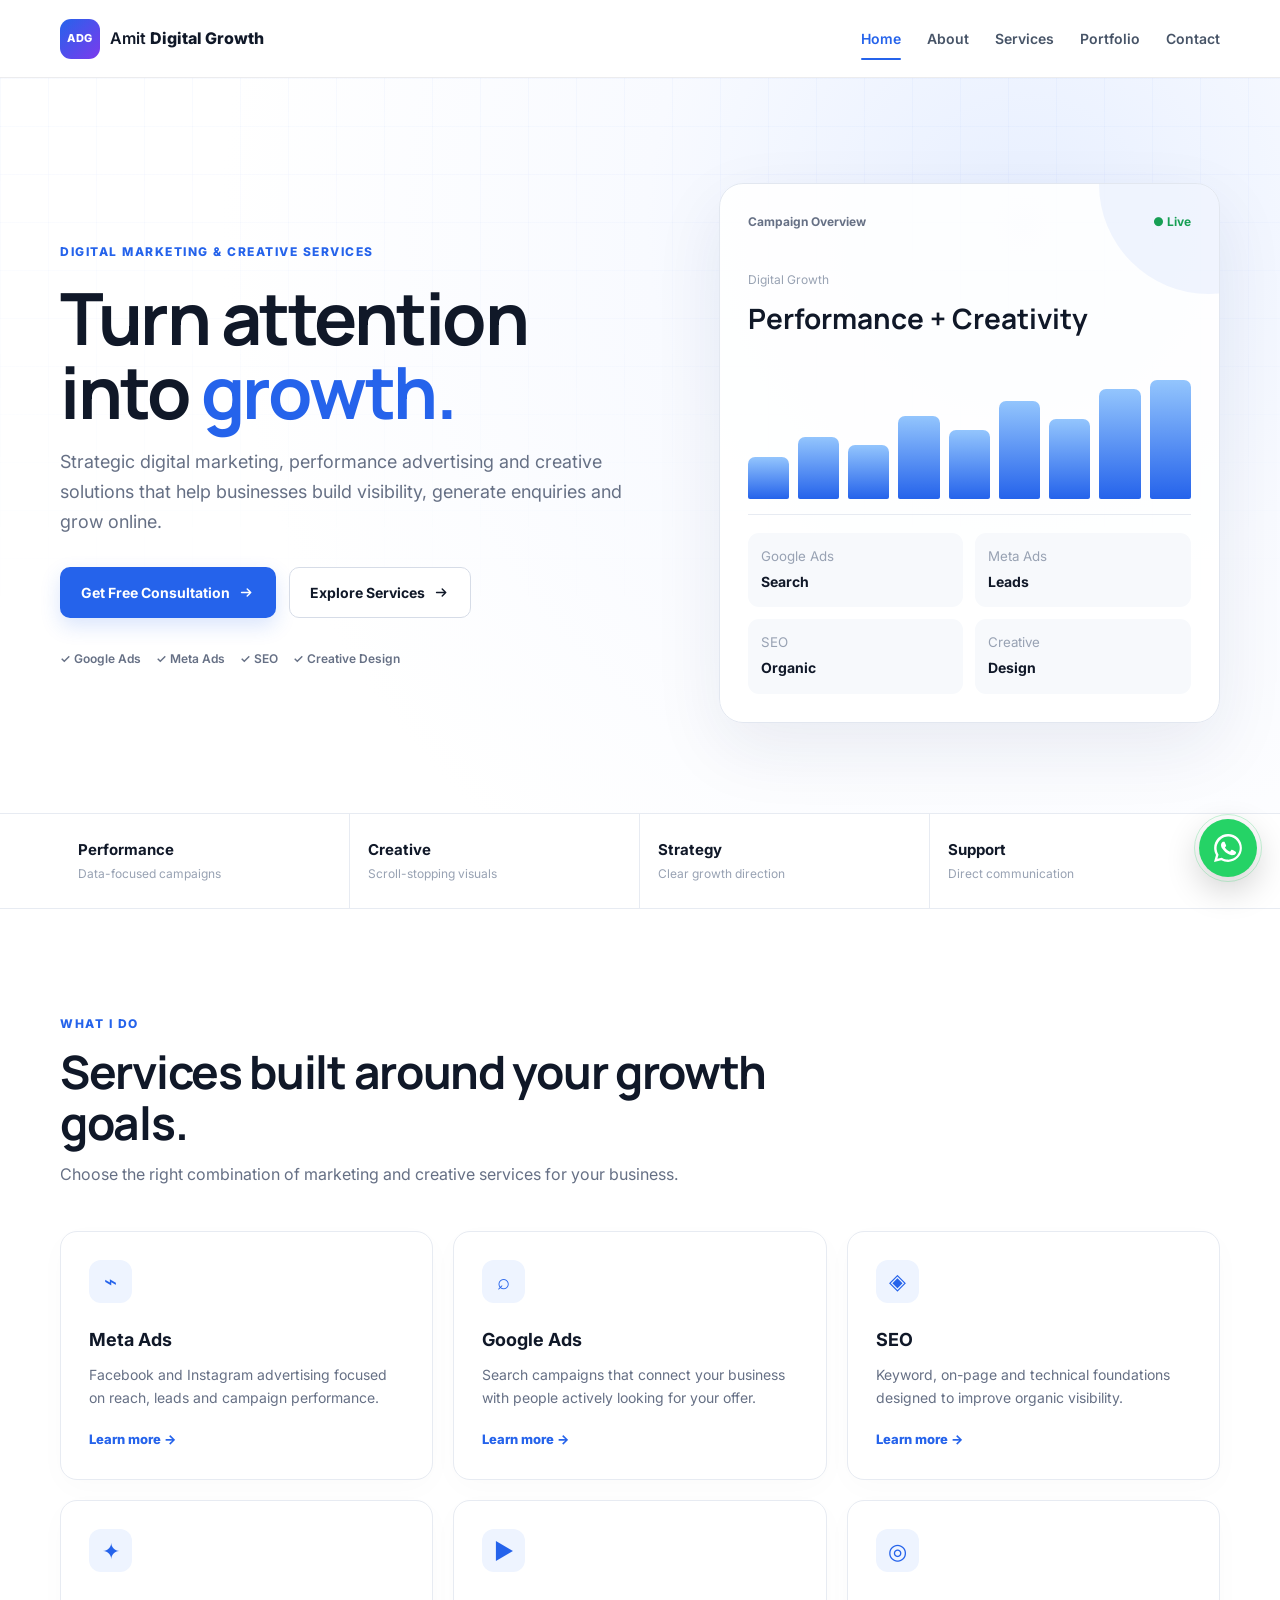
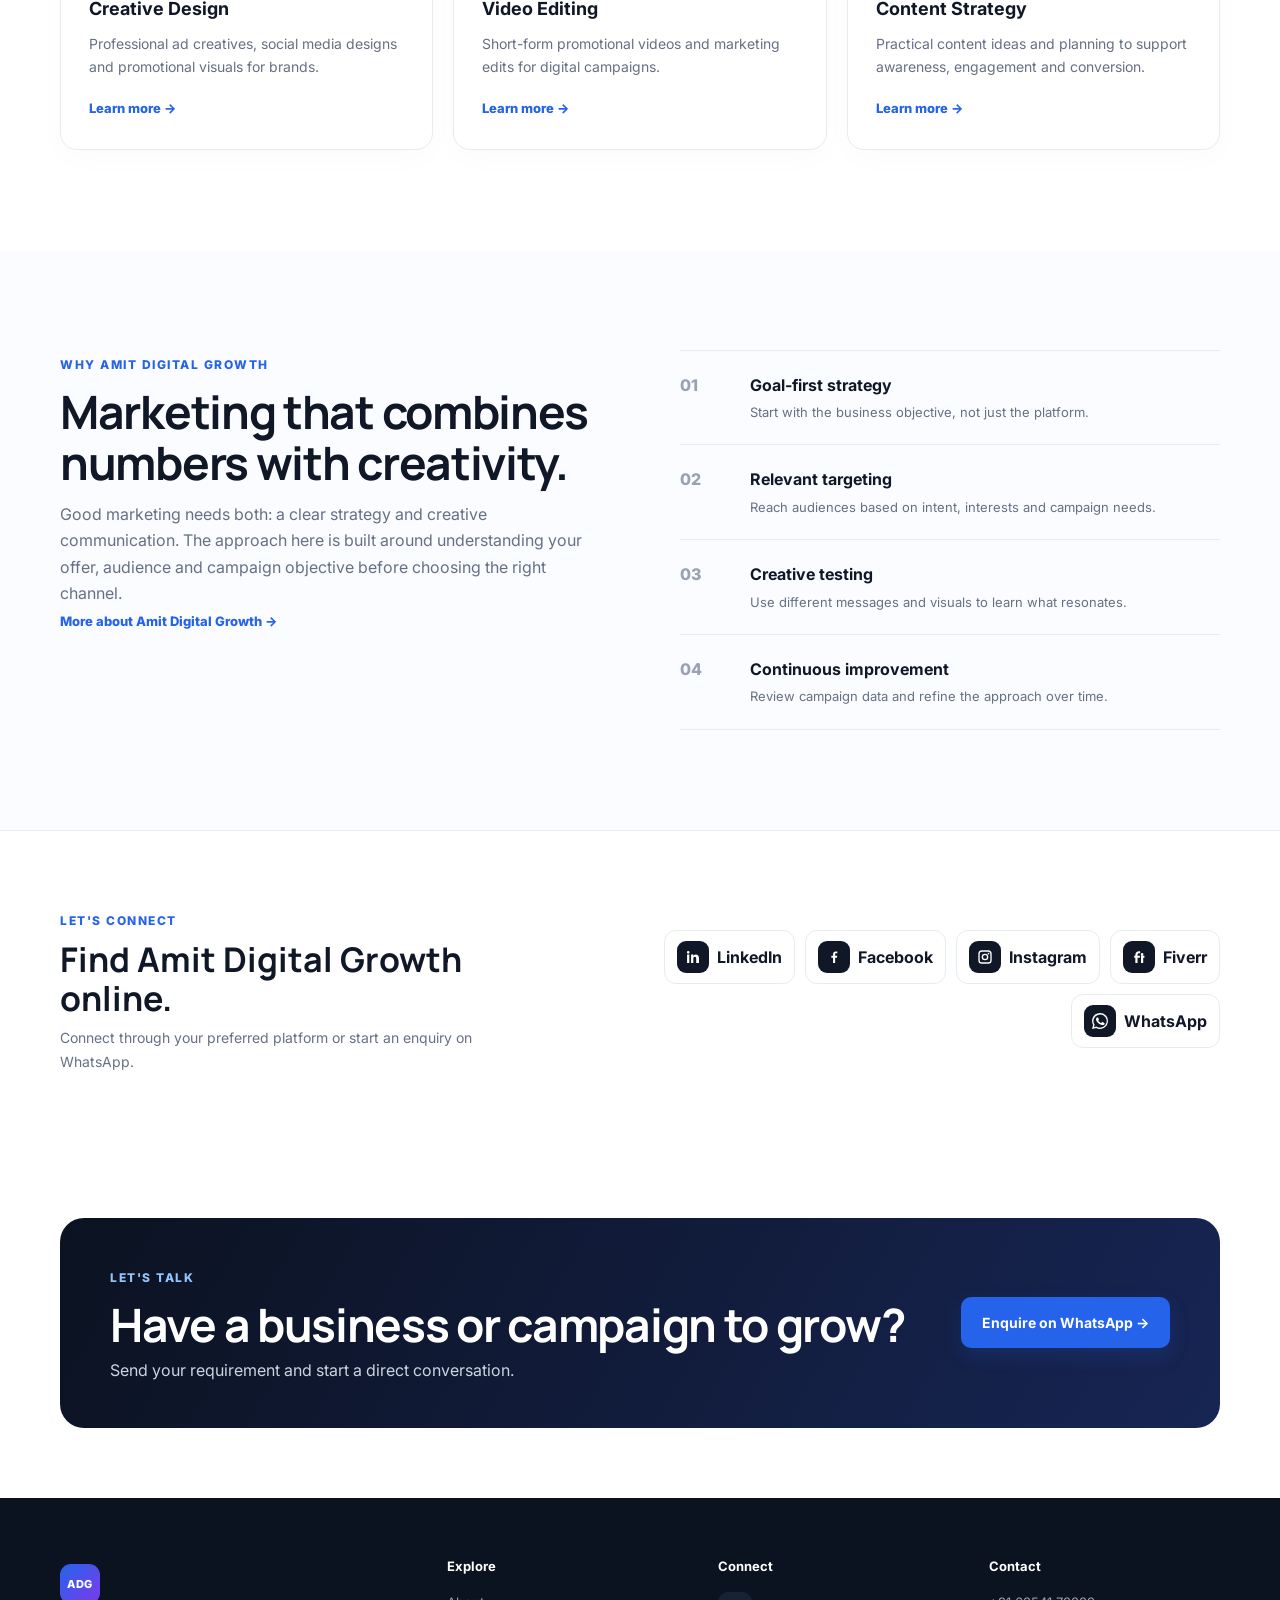
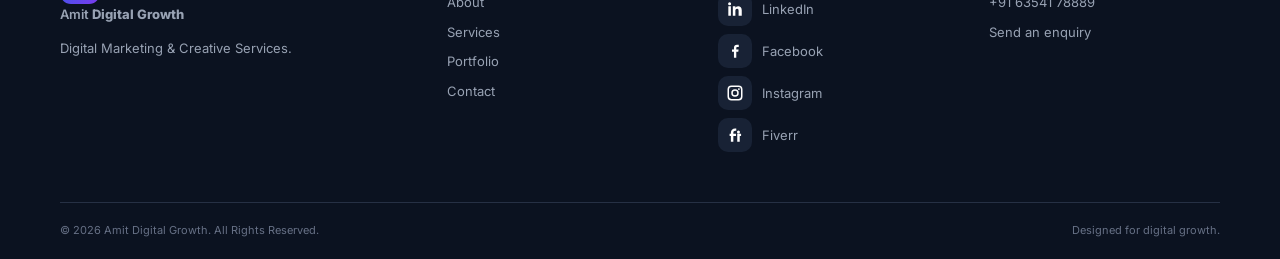
<file: index.html>
<!DOCTYPE html>
<html lang="en">
<head>
  <meta charset="UTF-8">
  <meta name="viewport" content="width=device-width, initial-scale=1.0">
  <title>Amit Digital Growth | Digital Marketing & Creative Services</title>
  <meta name="description" content="Amit Digital Growth provides Meta Ads, Google Ads, SEO, social media design, creative ad design and video editing services for business growth.">
  <meta name="robots" content="index, follow">
  <link rel="canonical" href="https://amitdigitalgrowth.com/">
  <meta property="og:title" content="Amit Digital Growth | Digital Marketing & Creative Services">
  <meta property="og:description" content="Digital marketing, paid advertising, SEO and creative services for businesses.">
  <meta property="og:type" content="website">
  <link rel="stylesheet" href="assets/css/style.css">
</head>
<body>
<header class="site-header">
  <div class="container nav-wrap">
    <a class="brand" href="index.html"><span class="brand-mark">ADG</span><span>Amit <b>Digital Growth</b></span></a>
    <button class="menu-toggle" aria-label="Open menu" aria-expanded="false">☰</button>
    <nav class="main-nav">
      <a class="active" href="index.html">Home</a>
      <a href="about.html">About</a>
      <a href="services.html">Services</a>
      <a href="portfolio.html">Portfolio</a>
      <a href="contact.html">Contact</a>
    </nav>
  </div>
</header>

<main>
<section class="hero">
  <div class="hero-orb orb-one"></div><div class="hero-orb orb-two"></div>
  <div class="container hero-grid">
    <div class="hero-copy reveal">
      <span class="eyebrow">DIGITAL MARKETING & CREATIVE SERVICES</span>
      <h1>Turn attention into <span>growth.</span></h1>
      <p class="hero-text">Strategic digital marketing, performance advertising and creative solutions that help businesses build visibility, generate enquiries and grow online.</p>
      <div class="hero-actions">
        <a class="btn btn-primary" href="contact.html">Get Free Consultation <svg class="inline-icon"><use href="#icon-arrow"/></svg></a>
        <a class="btn btn-ghost" href="services.html">Explore Services <svg class="inline-icon"><use href="#icon-arrow"/></svg></a>
      </div>
      <div class="trust-row">
        <span>✓ Google Ads</span><span>✓ Meta Ads</span><span>✓ SEO</span><span>✓ Creative Design</span>
      </div>
    </div>
    <div class="hero-visual reveal">
      <div class="dashboard-card">
        <div class="dash-top"><span>Campaign Overview</span><span class="live-dot">● Live</span></div>
        <div class="metric-main"><small>Digital Growth</small><strong>Performance + Creativity</strong></div>
        <div class="mini-chart"><i></i><i></i><i></i><i></i><i></i><i></i><i></i><i></i><i></i></div>
        <div class="metric-grid">
          <div><small>Google Ads</small><b>Search</b></div>
          <div><small>Meta Ads</small><b>Leads</b></div>
          <div><small>SEO</small><b>Organic</b></div>
          <div><small>Creative</small><b>Design</b></div>
        </div>
      </div>
    </div>
  </div>
</section>

<section class="stats-strip">
  <div class="container stats-grid">
    <div><strong>Performance</strong><span>Data-focused campaigns</span></div>
    <div><strong>Creative</strong><span>Scroll-stopping visuals</span></div>
    <div><strong>Strategy</strong><span>Clear growth direction</span></div>
    <div><strong>Support</strong><span>Direct communication</span></div>
  </div>
</section>

<section class="section">
  <div class="container">
    <div class="section-heading">
      <span class="eyebrow">WHAT I DO</span>
      <h2>Services built around your growth goals.</h2>
      <p>Choose the right combination of marketing and creative services for your business.</p>
    </div>
    <div class="service-grid">
      <article class="service-card"><div class="service-icon">⌁</div><h3>Meta Ads</h3><p>Facebook and Instagram advertising focused on reach, leads and campaign performance.</p><a href="services.html#meta-ads">Learn more →</a></article>
      <article class="service-card"><div class="service-icon">⌕</div><h3>Google Ads</h3><p>Search campaigns that connect your business with people actively looking for your offer.</p><a href="services.html#google-ads">Learn more →</a></article>
      <article class="service-card"><div class="service-icon">◈</div><h3>SEO</h3><p>Keyword, on-page and technical foundations designed to improve organic visibility.</p><a href="services.html#seo">Learn more →</a></article>
      <article class="service-card"><div class="service-icon">✦</div><h3>Creative Design</h3><p>Professional ad creatives, social media designs and promotional visuals for brands.</p><a href="services.html#creative">Learn more →</a></article>
      <article class="service-card"><div class="service-icon">▶</div><h3>Video Editing</h3><p>Short-form promotional videos and marketing edits for digital campaigns.</p><a href="services.html#video">Learn more →</a></article>
      <article class="service-card"><div class="service-icon">◎</div><h3>Content Strategy</h3><p>Practical content ideas and planning to support awareness, engagement and conversion.</p><a href="services.html#content">Learn more →</a></article>
    </div>
  </div>
</section>

<section class="section split-section">
  <div class="container split-grid">
    <div class="about-panel">
      <span class="eyebrow">WHY AMIT DIGITAL GROWTH</span>
      <h2>Marketing that combines numbers with creativity.</h2>
      <p>Good marketing needs both: a clear strategy and creative communication. The approach here is built around understanding your offer, audience and campaign objective before choosing the right channel.</p>
      <a class="text-link" href="about.html">More about Amit Digital Growth →</a>
    </div>
    <div class="feature-list">
      <div><span>01</span><div><h3>Goal-first strategy</h3><p>Start with the business objective, not just the platform.</p></div></div>
      <div><span>02</span><div><h3>Relevant targeting</h3><p>Reach audiences based on intent, interests and campaign needs.</p></div></div>
      <div><span>03</span><div><h3>Creative testing</h3><p>Use different messages and visuals to learn what resonates.</p></div></div>
      <div><span>04</span><div><h3>Continuous improvement</h3><p>Review campaign data and refine the approach over time.</p></div></div>
    </div>
  </div>
</section>

<section class="social-showcase"><div class="container social-showcase-inner"><div><span class="eyebrow">LET'S CONNECT</span><h2>Find Amit Digital Growth online.</h2><p>Connect through your preferred platform or start an enquiry on WhatsApp.</p></div><div class="social-showcase-icons">
<a href="https://www.linkedin.com/in/amit-chavda1512" target="_blank" aria-label="LinkedIn" class="linkedin"><span><svg><use href="#icon-linkedin"/></svg></span><b>LinkedIn</b></a>
<a href="https://www.facebook.com/amitchavda8889" target="_blank" aria-label="Facebook" class="facebook"><span><svg><use href="#icon-facebook"/></svg></span><b>Facebook</b></a>
<a href="https://www.instagram.com/mr__amit__ahir" target="_blank" aria-label="Instagram" class="instagram"><span><svg><use href="#icon-instagram"/></svg></span><b>Instagram</b></a>
<a href="https://www.fiverr.com/sellers/amitchavda8889" target="_blank" aria-label="Fiverr" class="fiverr"><span><svg><use href="#icon-fiverr"/></svg></span><b>Fiverr</b></a>
<a href="https://wa.me/916354178889" target="_blank" aria-label="WhatsApp" class="whatsapp"><span><svg><use href="#icon-whatsapp"/></svg></span><b>WhatsApp</b></a>
</div></div></section><section class="cta-section">
  <div class="container cta-box">
    <div><span class="eyebrow">LET'S TALK</span><h2>Have a business or campaign to grow?</h2><p>Send your requirement and start a direct conversation.</p></div>
    <a class="btn btn-primary" href="https://wa.me/916354178889?text=Hello%20Amit%2C%20I%20would%20like%20to%20enquire%20about%20your%20digital%20marketing%20services." target="_blank" rel="noopener">Enquire on WhatsApp →</a>
  </div>
</section>
</main>

<footer class="footer">
  <div class="container footer-grid">
    <div><a class="brand footer-brand" href="index.html"><span class="brand-mark">ADG</span><span>Amit <b>Digital Growth</b></span></a><p>Digital Marketing & Creative Services.</p></div>
    <div><h4>Explore</h4><a href="about.html">About</a><a href="services.html">Services</a><a href="portfolio.html">Portfolio</a><a href="contact.html">Contact</a></div>
    <div><h4>Connect</h4>
<a class="social-link linkedin" href="https://www.linkedin.com/in/amit-chavda1512" target="_blank" rel="noopener"><span class="social-icon"><svg><use href="#icon-linkedin"/></svg></span><span>LinkedIn</span></a>
<a class="social-link facebook" href="https://www.facebook.com/amitchavda8889" target="_blank" rel="noopener"><span class="social-icon"><svg><use href="#icon-facebook"/></svg></span><span>Facebook</span></a>
<a class="social-link instagram" href="https://www.instagram.com/mr__amit__ahir" target="_blank" rel="noopener"><span class="social-icon"><svg><use href="#icon-instagram"/></svg></span><span>Instagram</span></a>
<a class="social-link fiverr" href="https://www.fiverr.com/sellers/amitchavda8889" target="_blank" rel="noopener"><span class="social-icon"><svg><use href="#icon-fiverr"/></svg></span><span>Fiverr</span></a>
</div>
    <div><h4>Contact</h4><a href="https://wa.me/916354178889" target="_blank" rel="noopener">+91 63541 78889</a><a href="contact.html">Send an enquiry</a></div>
  </div>
  <div class="container footer-bottom"><span>© 2026 Amit Digital Growth. All Rights Reserved.</span><span>Designed for digital growth.</span></div>
</footer>

<a class="floating-whatsapp" href="https://wa.me/916354178889?text=Hello%20Amit%2C%20I%20would%20like%20to%20enquire%20about%20your%20services." target="_blank" rel="noopener" aria-label="Chat on WhatsApp"><svg><use href="#icon-whatsapp"/></svg></a>
<script src="assets/js/script.js"></script>

<!-- Social icon SVG sprite -->
<svg xmlns="http://www.w3.org/2000/svg" style="position:absolute;width:0;height:0;overflow:hidden" aria-hidden="true">
  <symbol id="icon-linkedin" viewBox="0 0 24 24"><path d="M6.5 8.4H3.1V21h3.4V8.4ZM4.8 3A2 2 0 1 0 4.8 7a2 2 0 0 0 0-4ZM21 13.8c0-3.8-2-5.6-4.7-5.6-2.2 0-3.2 1.2-3.8 2v-1.8H9.1V21h3.4v-6.2c0-1.6.3-3.2 2.3-3.2 2 0 2 1.9 2 3.3V21H21v-7.2Z"/></symbol>
  <symbol id="icon-whatsapp" viewBox="0 0 24 24"><path d="M20.5 3.5A11.9 11.9 0 0 0 12 0C5.4 0 .1 5.4.1 12c0 2.1.6 4.2 1.6 6L0 24l6.2-1.6a12 12 0 0 0 5.8 1.5h.1c6.5 0 11.8-5.3 11.8-11.9 0-3.2-1.2-6.2-3.4-8.5ZM12.1 21.9c-1.8 0-3.6-.5-5.1-1.4l-.4-.2-3.7 1 1-3.6-.2-.4A9.9 9.9 0 1 1 12.1 22Zm5.5-7.4c-.3-.2-1.8-.9-2.1-1-.3-.1-.5-.2-.7.2-.2.3-.8 1-.9 1.2-.2.2-.3.2-.6.1-1.6-.8-2.7-1.4-3.8-3.2-.3-.5.3-.5.8-1.6.1-.3.1-.5 0-.7-.1-.2-.7-1.7-1-2.3-.3-.6-.5-.5-.7-.5h-.6c-.2 0-.6.1-.9.4-.3.3-1.1 1-1.1 2.5s1.1 2.9 1.3 3.1c.2.2 2.2 3.4 5.4 4.7.8.3 1.4.5 1.9.6.8.3 1.5.2 2.1.1.7-.1 1.8-.7 2-1.4.2-.7.2-1.3.1-1.4-.2-.2-.4-.3-.7-.4Z"/></symbol>
  <symbol id="icon-facebook" viewBox="0 0 24 24"><path d="M13.7 21v-8h2.7l.4-3h-3.1V8.1c0-.9.3-1.6 1.7-1.6H17V3.8c-.3 0-1.3-.1-2.4-.1-2.4 0-4 1.5-4 4.1V10H8v3h2.6v8h3.1Z"/></symbol>
  <symbol id="icon-instagram" viewBox="0 0 24 24"><path d="M7.3 2h9.4A5.3 5.3 0 0 1 22 7.3v9.4a5.3 5.3 0 0 1-5.3 5.3H7.3A5.3 5.3 0 0 1 2 16.7V7.3A5.3 5.3 0 0 1 7.3 2Zm0 2A3.3 3.3 0 0 0 4 7.3v9.4A3.3 3.3 0 0 0 7.3 20h9.4a3.3 3.3 0 0 0 3.3-3.3V7.3A3.3 3.3 0 0 0 16.7 4H7.3Zm9.9 1.5a1.3 1.3 0 1 1 0 2.6 1.3 1.3 0 0 1 0-2.6ZM12 7a5 5 0 1 1 0 10 5 5 0 0 1 0-10Zm0 2a3 3 0 1 0 0 6 3 3 0 0 0 0-6Z"/></symbol>
  <symbol id="icon-fiverr" viewBox="0 0 24 24"><path d="M12.2 3.2c-3.5 0-5.7 2.2-5.7 5.7v1.3H4.8v3h1.7V21h3.3v-7.8h3.5v-3H9.8V9c0-1.7.8-2.7 2.5-2.7h1.4v-3h-1.5ZM15 10.2V21h3.3v-7.8h1.8v-3H15Zm1.6-4.1a2 2 0 1 0 0 4 2 2 0 0 0 0-4Z"/></symbol>
  <symbol id="icon-arrow" viewBox="0 0 24 24"><path d="M5 12h13m-5-5 5 5-5 5"/></symbol>
  <symbol id="icon-check" viewBox="0 0 24 24"><path d="m5 12 4 4L19 6"/></symbol>
  <symbol id="icon-chart" viewBox="0 0 24 24"><path d="M4 19V5m0 14h17M8 15l3-4 3 2 5-7"/></symbol>
</svg>
</body>
</html>
</file>
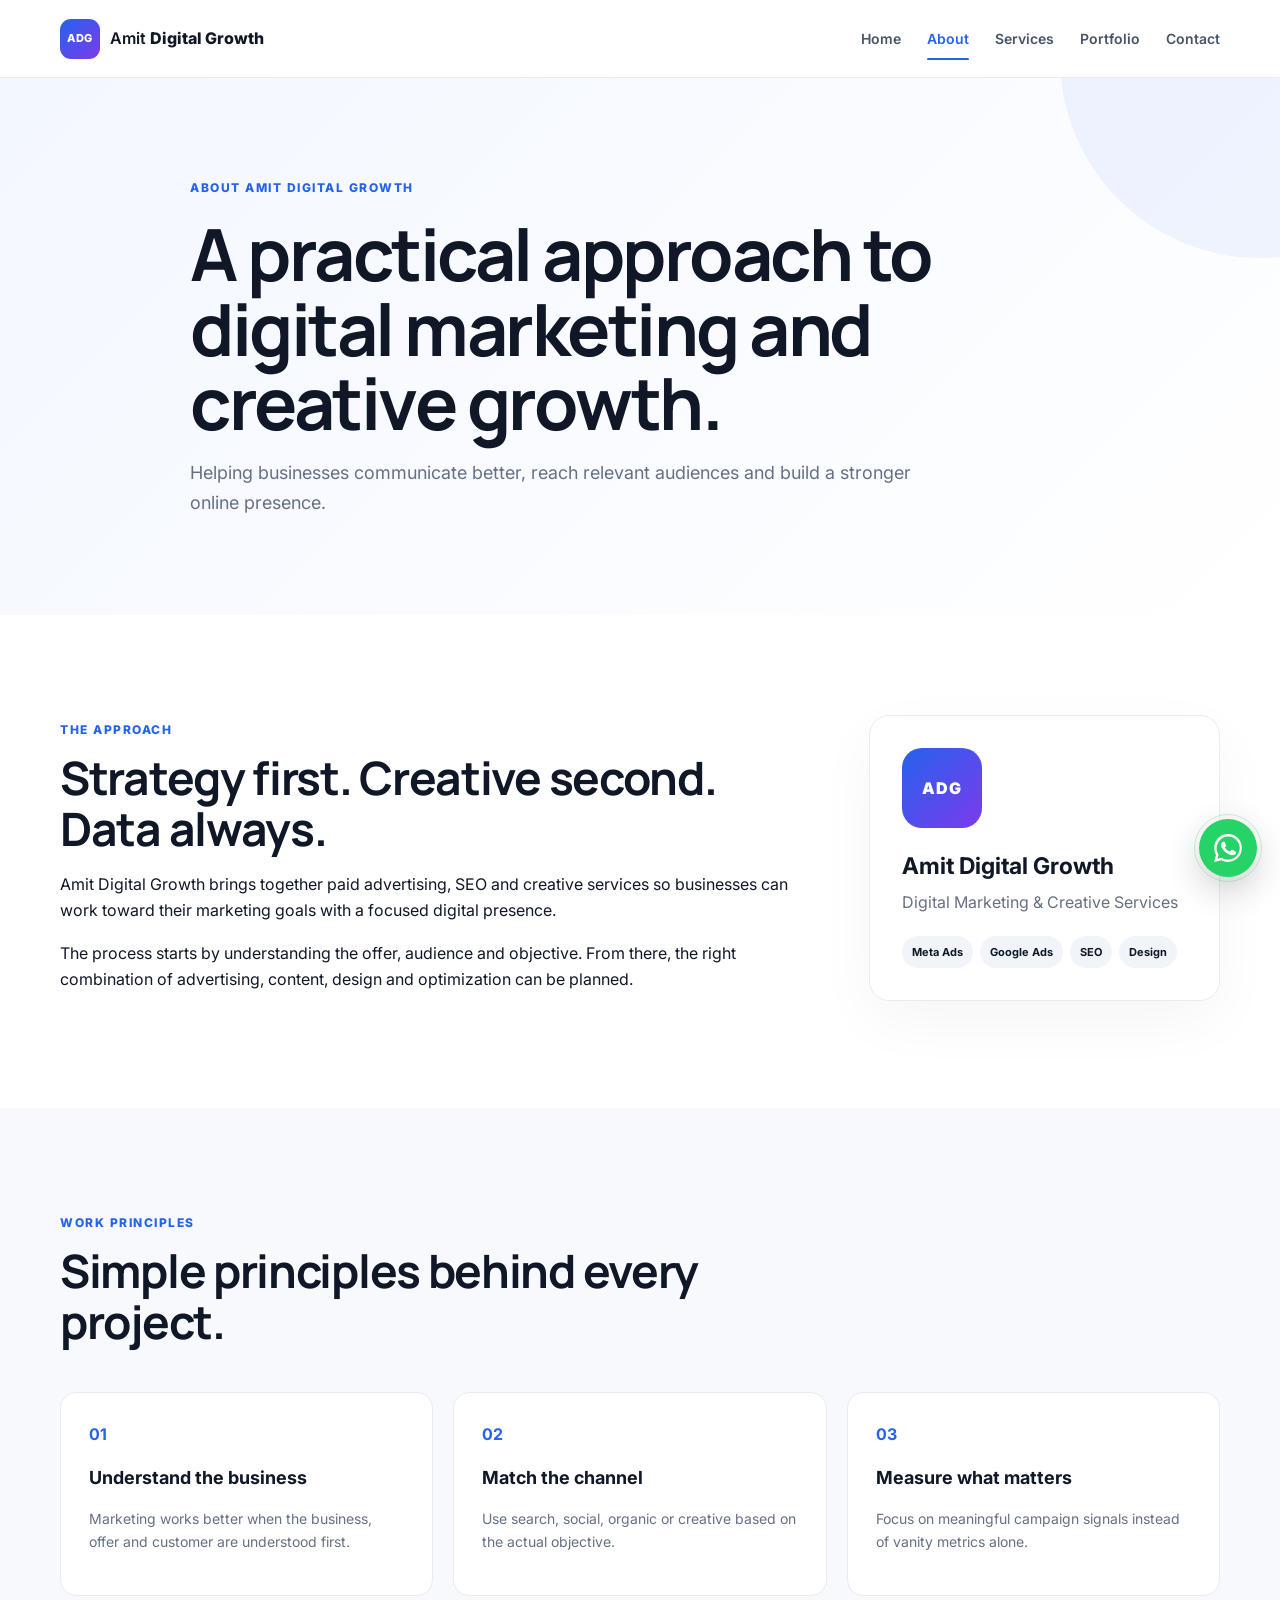
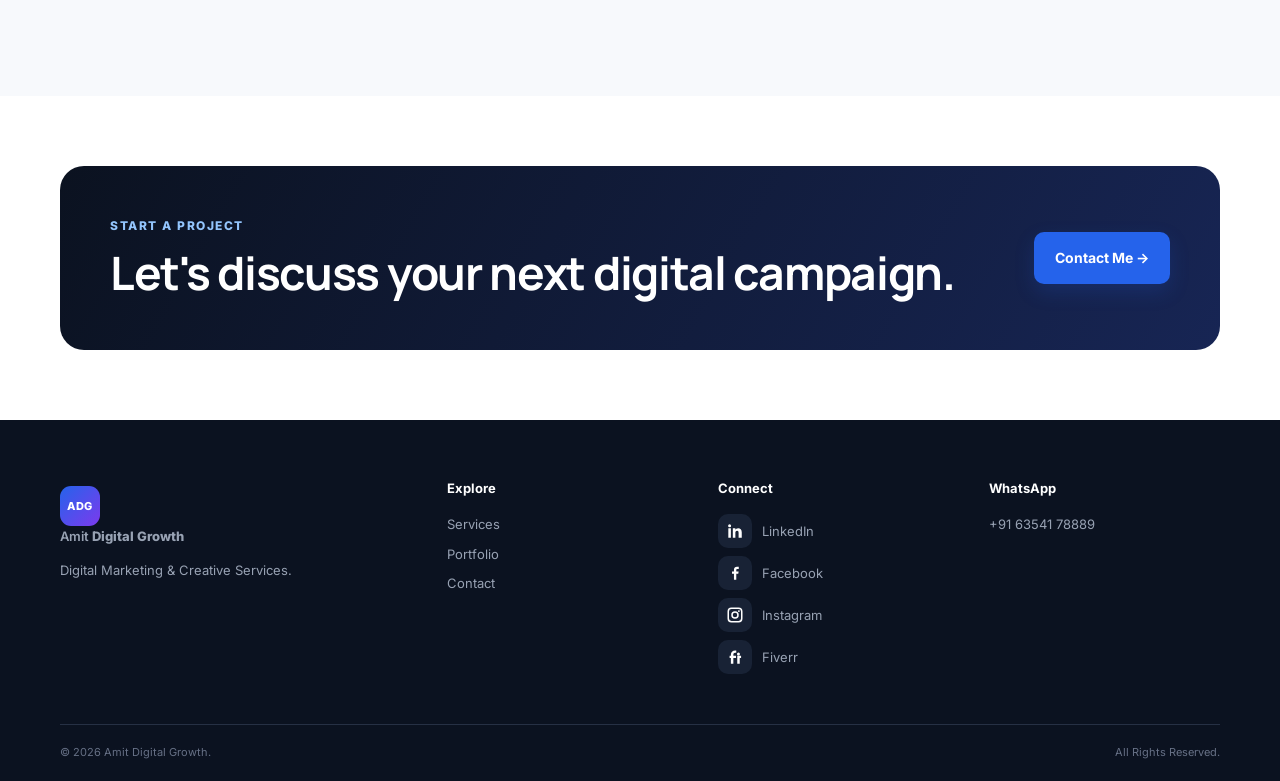
<file: about.html>
<!DOCTYPE html>
<html lang="en">
<head><meta charset="UTF-8"><meta name="viewport" content="width=device-width, initial-scale=1.0"><title>About | Amit Digital Growth</title><meta name="description" content="Learn about Amit Digital Growth and its digital marketing and creative services."><meta name="robots" content="index, follow"><link rel="stylesheet" href="assets/css/style.css"></head>
<body>
<header class="site-header"><div class="container nav-wrap"><a class="brand" href="index.html"><span class="brand-mark">ADG</span><span>Amit <b>Digital Growth</b></span></a><button class="menu-toggle">☰</button><nav class="main-nav"><a href="index.html">Home</a><a class="active" href="about.html">About</a><a href="services.html">Services</a><a href="portfolio.html">Portfolio</a><a href="contact.html">Contact</a></nav></div></header>
<main>
<section class="page-hero"><div class="container narrow"><span class="eyebrow">ABOUT AMIT DIGITAL GROWTH</span><h1>A practical approach to digital marketing and creative growth.</h1><p>Helping businesses communicate better, reach relevant audiences and build a stronger online presence.</p></div></section>
<section class="section"><div class="container about-layout"><div><span class="eyebrow">THE APPROACH</span><h2>Strategy first. Creative second. Data always.</h2><p>Amit Digital Growth brings together paid advertising, SEO and creative services so businesses can work toward their marketing goals with a focused digital presence.</p><p>The process starts by understanding the offer, audience and objective. From there, the right combination of advertising, content, design and optimization can be planned.</p></div><div class="profile-card"><div class="profile-initial">ADG</div><h3>Amit Digital Growth</h3><p>Digital Marketing & Creative Services</p><div class="profile-tags"><span>Meta Ads</span><span>Google Ads</span><span>SEO</span><span>Design</span></div></div></div></section>
<section class="section light"><div class="container"><div class="section-heading"><span class="eyebrow">WORK PRINCIPLES</span><h2>Simple principles behind every project.</h2></div><div class="principle-grid"><article><b>01</b><h3>Understand the business</h3><p>Marketing works better when the business, offer and customer are understood first.</p></article><article><b>02</b><h3>Match the channel</h3><p>Use search, social, organic or creative based on the actual objective.</p></article><article><b>03</b><h3>Measure what matters</h3><p>Focus on meaningful campaign signals instead of vanity metrics alone.</p></article></div></div></section>
<section class="cta-section"><div class="container cta-box"><div><span class="eyebrow">START A PROJECT</span><h2>Let's discuss your next digital campaign.</h2></div><a class="btn btn-primary" href="contact.html">Contact Me →</a></div></section>
</main>
<footer class="footer"><div class="container footer-grid"><div><a class="brand footer-brand" href="index.html"><span class="brand-mark">ADG</span><span>Amit <b>Digital Growth</b></span></a><p>Digital Marketing & Creative Services.</p></div><div><h4>Explore</h4><a href="services.html">Services</a><a href="portfolio.html">Portfolio</a><a href="contact.html">Contact</a></div><div><h4>Connect</h4>
<a class="social-link linkedin" href="https://www.linkedin.com/in/amit-chavda1512" target="_blank" rel="noopener"><span class="social-icon"><svg><use href="#icon-linkedin"/></svg></span><span>LinkedIn</span></a>
<a class="social-link facebook" href="https://www.facebook.com/amitchavda8889" target="_blank" rel="noopener"><span class="social-icon"><svg><use href="#icon-facebook"/></svg></span><span>Facebook</span></a>
<a class="social-link instagram" href="https://www.instagram.com/mr__amit__ahir" target="_blank" rel="noopener"><span class="social-icon"><svg><use href="#icon-instagram"/></svg></span><span>Instagram</span></a>
<a class="social-link fiverr" href="https://www.fiverr.com/sellers/amitchavda8889" target="_blank" rel="noopener"><span class="social-icon"><svg><use href="#icon-fiverr"/></svg></span><span>Fiverr</span></a>
</div><div><h4>WhatsApp</h4><a href="https://wa.me/916354178889" target="_blank">+91 63541 78889</a></div></div><div class="container footer-bottom"><span>© 2026 Amit Digital Growth.</span><span>All Rights Reserved.</span></div></footer>
<a class="floating-whatsapp" href="https://wa.me/916354178889?text=Hello%20Amit%2C%20I%20would%20like%20to%20enquire." target="_blank" aria-label="Chat on WhatsApp"><svg><use href="#icon-whatsapp"/></svg></a><script src="assets/js/script.js"></script>
<!-- Social icon SVG sprite -->
<svg xmlns="http://www.w3.org/2000/svg" style="position:absolute;width:0;height:0;overflow:hidden" aria-hidden="true">
  <symbol id="icon-linkedin" viewBox="0 0 24 24"><path d="M6.5 8.4H3.1V21h3.4V8.4ZM4.8 3A2 2 0 1 0 4.8 7a2 2 0 0 0 0-4ZM21 13.8c0-3.8-2-5.6-4.7-5.6-2.2 0-3.2 1.2-3.8 2v-1.8H9.1V21h3.4v-6.2c0-1.6.3-3.2 2.3-3.2 2 0 2 1.9 2 3.3V21H21v-7.2Z"/></symbol>
  <symbol id="icon-whatsapp" viewBox="0 0 24 24"><path d="M20.5 3.5A11.9 11.9 0 0 0 12 0C5.4 0 .1 5.4.1 12c0 2.1.6 4.2 1.6 6L0 24l6.2-1.6a12 12 0 0 0 5.8 1.5h.1c6.5 0 11.8-5.3 11.8-11.9 0-3.2-1.2-6.2-3.4-8.5ZM12.1 21.9c-1.8 0-3.6-.5-5.1-1.4l-.4-.2-3.7 1 1-3.6-.2-.4A9.9 9.9 0 1 1 12.1 22Zm5.5-7.4c-.3-.2-1.8-.9-2.1-1-.3-.1-.5-.2-.7.2-.2.3-.8 1-.9 1.2-.2.2-.3.2-.6.1-1.6-.8-2.7-1.4-3.8-3.2-.3-.5.3-.5.8-1.6.1-.3.1-.5 0-.7-.1-.2-.7-1.7-1-2.3-.3-.6-.5-.5-.7-.5h-.6c-.2 0-.6.1-.9.4-.3.3-1.1 1-1.1 2.5s1.1 2.9 1.3 3.1c.2.2 2.2 3.4 5.4 4.7.8.3 1.4.5 1.9.6.8.3 1.5.2 2.1.1.7-.1 1.8-.7 2-1.4.2-.7.2-1.3.1-1.4-.2-.2-.4-.3-.7-.4Z"/></symbol>
  <symbol id="icon-facebook" viewBox="0 0 24 24"><path d="M13.7 21v-8h2.7l.4-3h-3.1V8.1c0-.9.3-1.6 1.7-1.6H17V3.8c-.3 0-1.3-.1-2.4-.1-2.4 0-4 1.5-4 4.1V10H8v3h2.6v8h3.1Z"/></symbol>
  <symbol id="icon-instagram" viewBox="0 0 24 24"><path d="M7.3 2h9.4A5.3 5.3 0 0 1 22 7.3v9.4a5.3 5.3 0 0 1-5.3 5.3H7.3A5.3 5.3 0 0 1 2 16.7V7.3A5.3 5.3 0 0 1 7.3 2Zm0 2A3.3 3.3 0 0 0 4 7.3v9.4A3.3 3.3 0 0 0 7.3 20h9.4a3.3 3.3 0 0 0 3.3-3.3V7.3A3.3 3.3 0 0 0 16.7 4H7.3Zm9.9 1.5a1.3 1.3 0 1 1 0 2.6 1.3 1.3 0 0 1 0-2.6ZM12 7a5 5 0 1 1 0 10 5 5 0 0 1 0-10Zm0 2a3 3 0 1 0 0 6 3 3 0 0 0 0-6Z"/></symbol>
  <symbol id="icon-fiverr" viewBox="0 0 24 24"><path d="M12.2 3.2c-3.5 0-5.7 2.2-5.7 5.7v1.3H4.8v3h1.7V21h3.3v-7.8h3.5v-3H9.8V9c0-1.7.8-2.7 2.5-2.7h1.4v-3h-1.5ZM15 10.2V21h3.3v-7.8h1.8v-3H15Zm1.6-4.1a2 2 0 1 0 0 4 2 2 0 0 0 0-4Z"/></symbol>
  <symbol id="icon-arrow" viewBox="0 0 24 24"><path d="M5 12h13m-5-5 5 5-5 5"/></symbol>
  <symbol id="icon-check" viewBox="0 0 24 24"><path d="m5 12 4 4L19 6"/></symbol>
  <symbol id="icon-chart" viewBox="0 0 24 24"><path d="M4 19V5m0 14h17M8 15l3-4 3 2 5-7"/></symbol>
</svg>
</body></html>
</file>
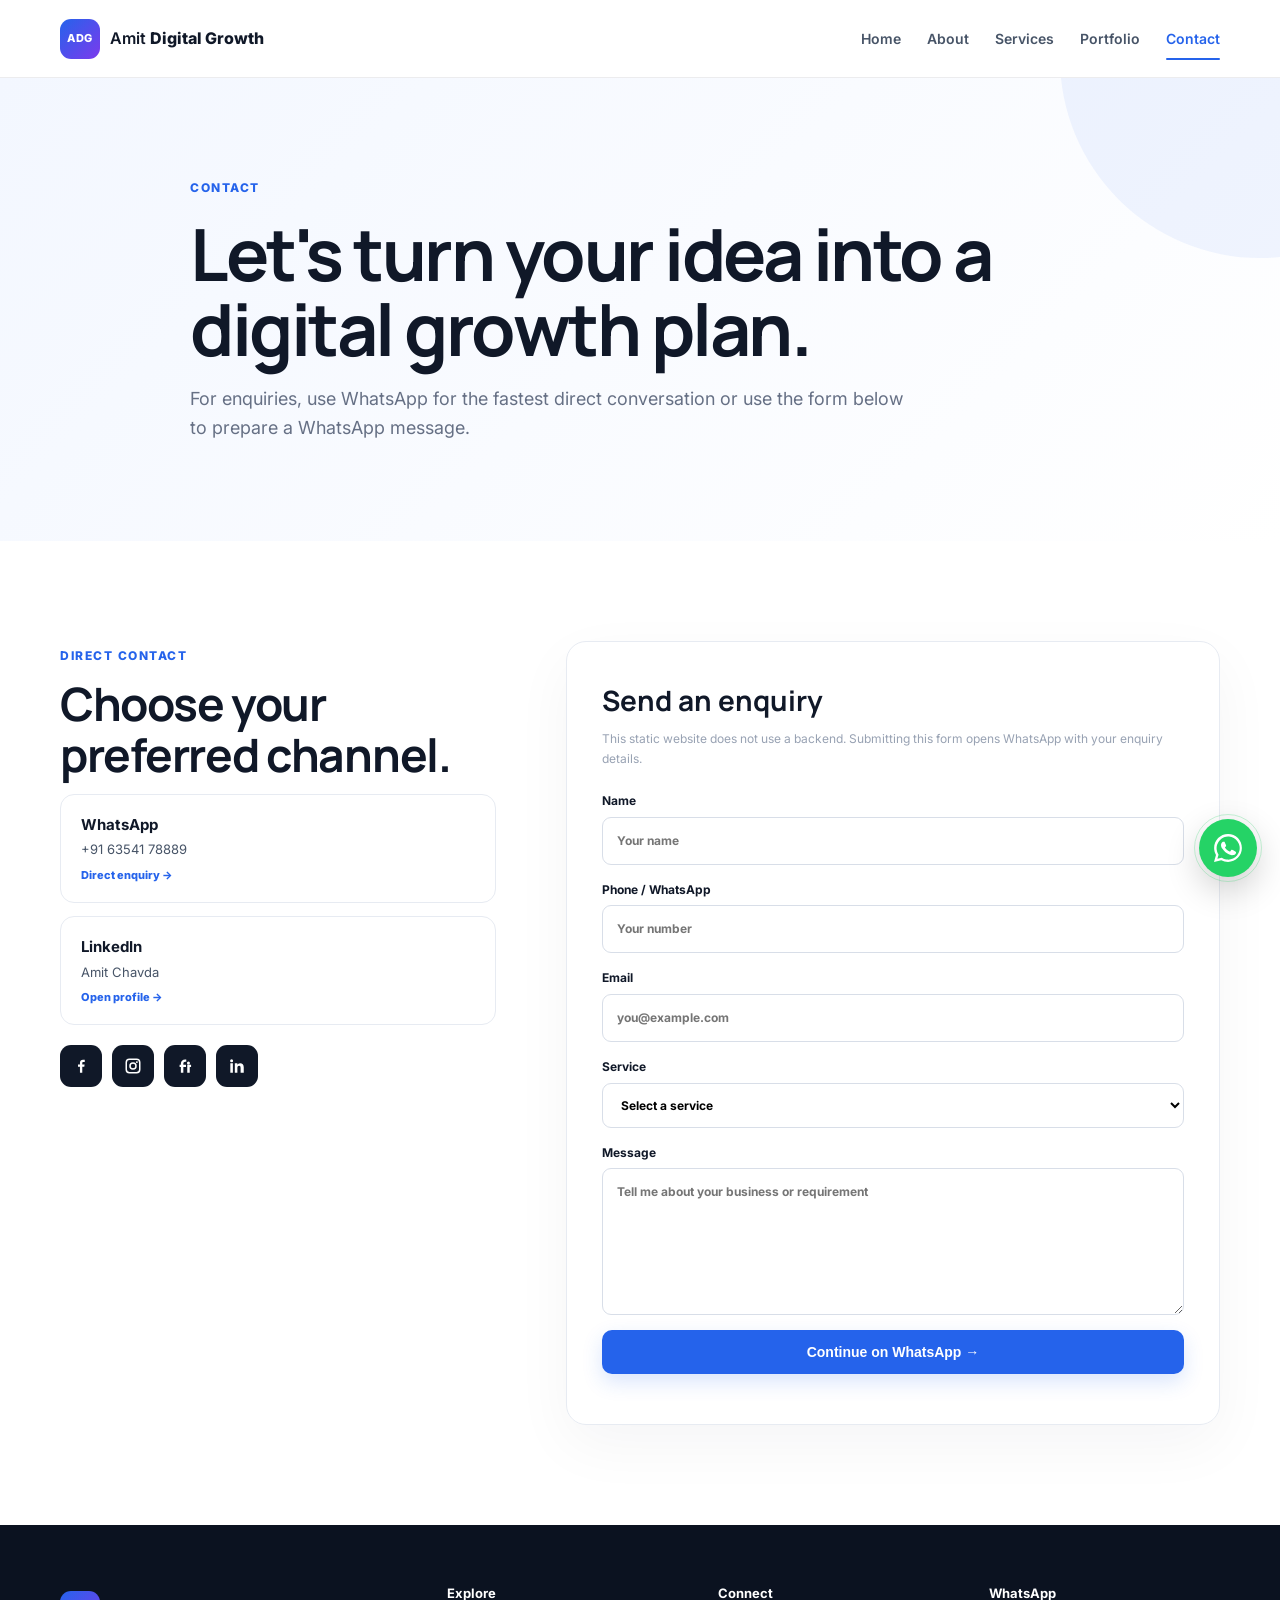
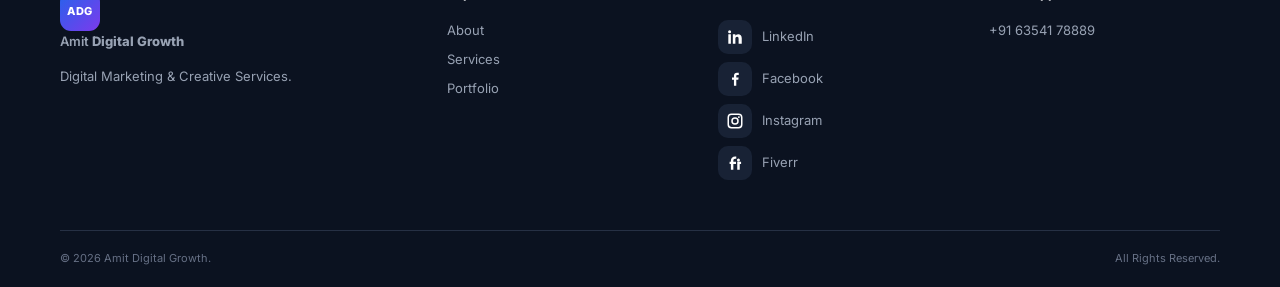
<file: contact.html>
<!DOCTYPE html>
<html lang="en">
<head><meta charset="UTF-8"><meta name="viewport" content="width=device-width, initial-scale=1.0"><title>Contact | Amit Digital Growth</title><meta name="description" content="Contact Amit Digital Growth for digital marketing, advertising, SEO and creative services."><meta name="robots" content="index, follow"><link rel="stylesheet" href="assets/css/style.css"></head>
<body>
<header class="site-header"><div class="container nav-wrap"><a class="brand" href="index.html"><span class="brand-mark">ADG</span><span>Amit <b>Digital Growth</b></span></a><button class="menu-toggle">☰</button><nav class="main-nav"><a href="index.html">Home</a><a href="about.html">About</a><a href="services.html">Services</a><a href="portfolio.html">Portfolio</a><a class="active" href="contact.html">Contact</a></nav></div></header>
<main>
<section class="page-hero"><div class="container narrow"><span class="eyebrow">CONTACT</span><h1>Let's turn your idea into a digital growth plan.</h1><p>For enquiries, use WhatsApp for the fastest direct conversation or use the form below to prepare a WhatsApp message.</p></div></section>
<section class="section"><div class="container contact-grid">
<div class="contact-info"><span class="eyebrow">DIRECT CONTACT</span><h2>Choose your preferred channel.</h2><a class="contact-card" href="https://wa.me/916354178889?text=Hello%20Amit%2C%20I%20would%20like%20to%20enquire%20about%20your%20services." target="_blank"><b>WhatsApp</b><span>+91 63541 78889</span><small>Direct enquiry →</small></a><a class="contact-card" href="https://www.linkedin.com/in/amit-chavda1512" target="_blank"><b>LinkedIn</b><span>Amit Chavda</span><small>Open profile →</small></a><div class="social-row">
      <a class="facebook" href="https://www.facebook.com/amitchavda8889" target="_blank" aria-label="Facebook"><svg><use href="#icon-facebook"/></svg></a>
      <a class="instagram" href="https://www.instagram.com/mr__amit__ahir" target="_blank" aria-label="Instagram"><svg><use href="#icon-instagram"/></svg></a>
      <a class="fiverr" href="https://www.fiverr.com/sellers/amitchavda8889" target="_blank" aria-label="Fiverr"><svg><use href="#icon-fiverr"/></svg></a>
      <a class="linkedin" href="https://www.linkedin.com/in/amit-chavda1512" target="_blank" aria-label="LinkedIn"><svg><use href="#icon-linkedin"/></svg></a>
    </div></div>
<div class="form-panel"><h2>Send an enquiry</h2><p class="form-note">This static website does not use a backend. Submitting this form opens WhatsApp with your enquiry details.</p><form id="whatsapp-form"><label>Name<input id="name" required placeholder="Your name"></label><label>Phone / WhatsApp<input id="phone" placeholder="Your number"></label><label>Email<input id="email" type="email" placeholder="you@example.com"></label><label>Service<select id="service"><option value="">Select a service</option><option>Meta Ads</option><option>Google Ads</option><option>SEO</option><option>Creative Ad Design</option><option>Social Media Design</option><option>Video Editing</option><option>Content Strategy</option><option>Other</option></select></label><label>Message<textarea id="message" rows="6" required placeholder="Tell me about your business or requirement"></textarea></label><button class="btn btn-primary" type="submit">Continue on WhatsApp →</button><p id="form-status" class="form-status" aria-live="polite"></p></form></div>
</div></section>
</main>
<footer class="footer"><div class="container footer-grid"><div><a class="brand footer-brand" href="index.html"><span class="brand-mark">ADG</span><span>Amit <b>Digital Growth</b></span></a><p>Digital Marketing & Creative Services.</p></div><div><h4>Explore</h4><a href="about.html">About</a><a href="services.html">Services</a><a href="portfolio.html">Portfolio</a></div><div><h4>Connect</h4>
<a class="social-link linkedin" href="https://www.linkedin.com/in/amit-chavda1512" target="_blank" rel="noopener"><span class="social-icon"><svg><use href="#icon-linkedin"/></svg></span><span>LinkedIn</span></a>
<a class="social-link facebook" href="https://www.facebook.com/amitchavda8889" target="_blank" rel="noopener"><span class="social-icon"><svg><use href="#icon-facebook"/></svg></span><span>Facebook</span></a>
<a class="social-link instagram" href="https://www.instagram.com/mr__amit__ahir" target="_blank" rel="noopener"><span class="social-icon"><svg><use href="#icon-instagram"/></svg></span><span>Instagram</span></a>
<a class="social-link fiverr" href="https://www.fiverr.com/sellers/amitchavda8889" target="_blank" rel="noopener"><span class="social-icon"><svg><use href="#icon-fiverr"/></svg></span><span>Fiverr</span></a>
</div><div><h4>WhatsApp</h4><a href="https://wa.me/916354178889" target="_blank">+91 63541 78889</a></div></div><div class="container footer-bottom"><span>© 2026 Amit Digital Growth.</span><span>All Rights Reserved.</span></div></footer>
<a class="floating-whatsapp" href="https://wa.me/916354178889?text=Hello%20Amit%2C%20I%20would%20like%20to%20enquire." target="_blank" aria-label="Chat on WhatsApp"><svg><use href="#icon-whatsapp"/></svg></a><script src="assets/js/script.js"></script>
<!-- Social icon SVG sprite -->
<svg xmlns="http://www.w3.org/2000/svg" style="position:absolute;width:0;height:0;overflow:hidden" aria-hidden="true">
  <symbol id="icon-linkedin" viewBox="0 0 24 24"><path d="M6.5 8.4H3.1V21h3.4V8.4ZM4.8 3A2 2 0 1 0 4.8 7a2 2 0 0 0 0-4ZM21 13.8c0-3.8-2-5.6-4.7-5.6-2.2 0-3.2 1.2-3.8 2v-1.8H9.1V21h3.4v-6.2c0-1.6.3-3.2 2.3-3.2 2 0 2 1.9 2 3.3V21H21v-7.2Z"/></symbol>
  <symbol id="icon-whatsapp" viewBox="0 0 24 24"><path d="M20.5 3.5A11.9 11.9 0 0 0 12 0C5.4 0 .1 5.4.1 12c0 2.1.6 4.2 1.6 6L0 24l6.2-1.6a12 12 0 0 0 5.8 1.5h.1c6.5 0 11.8-5.3 11.8-11.9 0-3.2-1.2-6.2-3.4-8.5ZM12.1 21.9c-1.8 0-3.6-.5-5.1-1.4l-.4-.2-3.7 1 1-3.6-.2-.4A9.9 9.9 0 1 1 12.1 22Zm5.5-7.4c-.3-.2-1.8-.9-2.1-1-.3-.1-.5-.2-.7.2-.2.3-.8 1-.9 1.2-.2.2-.3.2-.6.1-1.6-.8-2.7-1.4-3.8-3.2-.3-.5.3-.5.8-1.6.1-.3.1-.5 0-.7-.1-.2-.7-1.7-1-2.3-.3-.6-.5-.5-.7-.5h-.6c-.2 0-.6.1-.9.4-.3.3-1.1 1-1.1 2.5s1.1 2.9 1.3 3.1c.2.2 2.2 3.4 5.4 4.7.8.3 1.4.5 1.9.6.8.3 1.5.2 2.1.1.7-.1 1.8-.7 2-1.4.2-.7.2-1.3.1-1.4-.2-.2-.4-.3-.7-.4Z"/></symbol>
  <symbol id="icon-facebook" viewBox="0 0 24 24"><path d="M13.7 21v-8h2.7l.4-3h-3.1V8.1c0-.9.3-1.6 1.7-1.6H17V3.8c-.3 0-1.3-.1-2.4-.1-2.4 0-4 1.5-4 4.1V10H8v3h2.6v8h3.1Z"/></symbol>
  <symbol id="icon-instagram" viewBox="0 0 24 24"><path d="M7.3 2h9.4A5.3 5.3 0 0 1 22 7.3v9.4a5.3 5.3 0 0 1-5.3 5.3H7.3A5.3 5.3 0 0 1 2 16.7V7.3A5.3 5.3 0 0 1 7.3 2Zm0 2A3.3 3.3 0 0 0 4 7.3v9.4A3.3 3.3 0 0 0 7.3 20h9.4a3.3 3.3 0 0 0 3.3-3.3V7.3A3.3 3.3 0 0 0 16.7 4H7.3Zm9.9 1.5a1.3 1.3 0 1 1 0 2.6 1.3 1.3 0 0 1 0-2.6ZM12 7a5 5 0 1 1 0 10 5 5 0 0 1 0-10Zm0 2a3 3 0 1 0 0 6 3 3 0 0 0 0-6Z"/></symbol>
  <symbol id="icon-fiverr" viewBox="0 0 24 24"><path d="M12.2 3.2c-3.5 0-5.7 2.2-5.7 5.7v1.3H4.8v3h1.7V21h3.3v-7.8h3.5v-3H9.8V9c0-1.7.8-2.7 2.5-2.7h1.4v-3h-1.5ZM15 10.2V21h3.3v-7.8h1.8v-3H15Zm1.6-4.1a2 2 0 1 0 0 4 2 2 0 0 0 0-4Z"/></symbol>
  <symbol id="icon-arrow" viewBox="0 0 24 24"><path d="M5 12h13m-5-5 5 5-5 5"/></symbol>
  <symbol id="icon-check" viewBox="0 0 24 24"><path d="m5 12 4 4L19 6"/></symbol>
  <symbol id="icon-chart" viewBox="0 0 24 24"><path d="M4 19V5m0 14h17M8 15l3-4 3 2 5-7"/></symbol>
</svg>
</body></html>
</file>
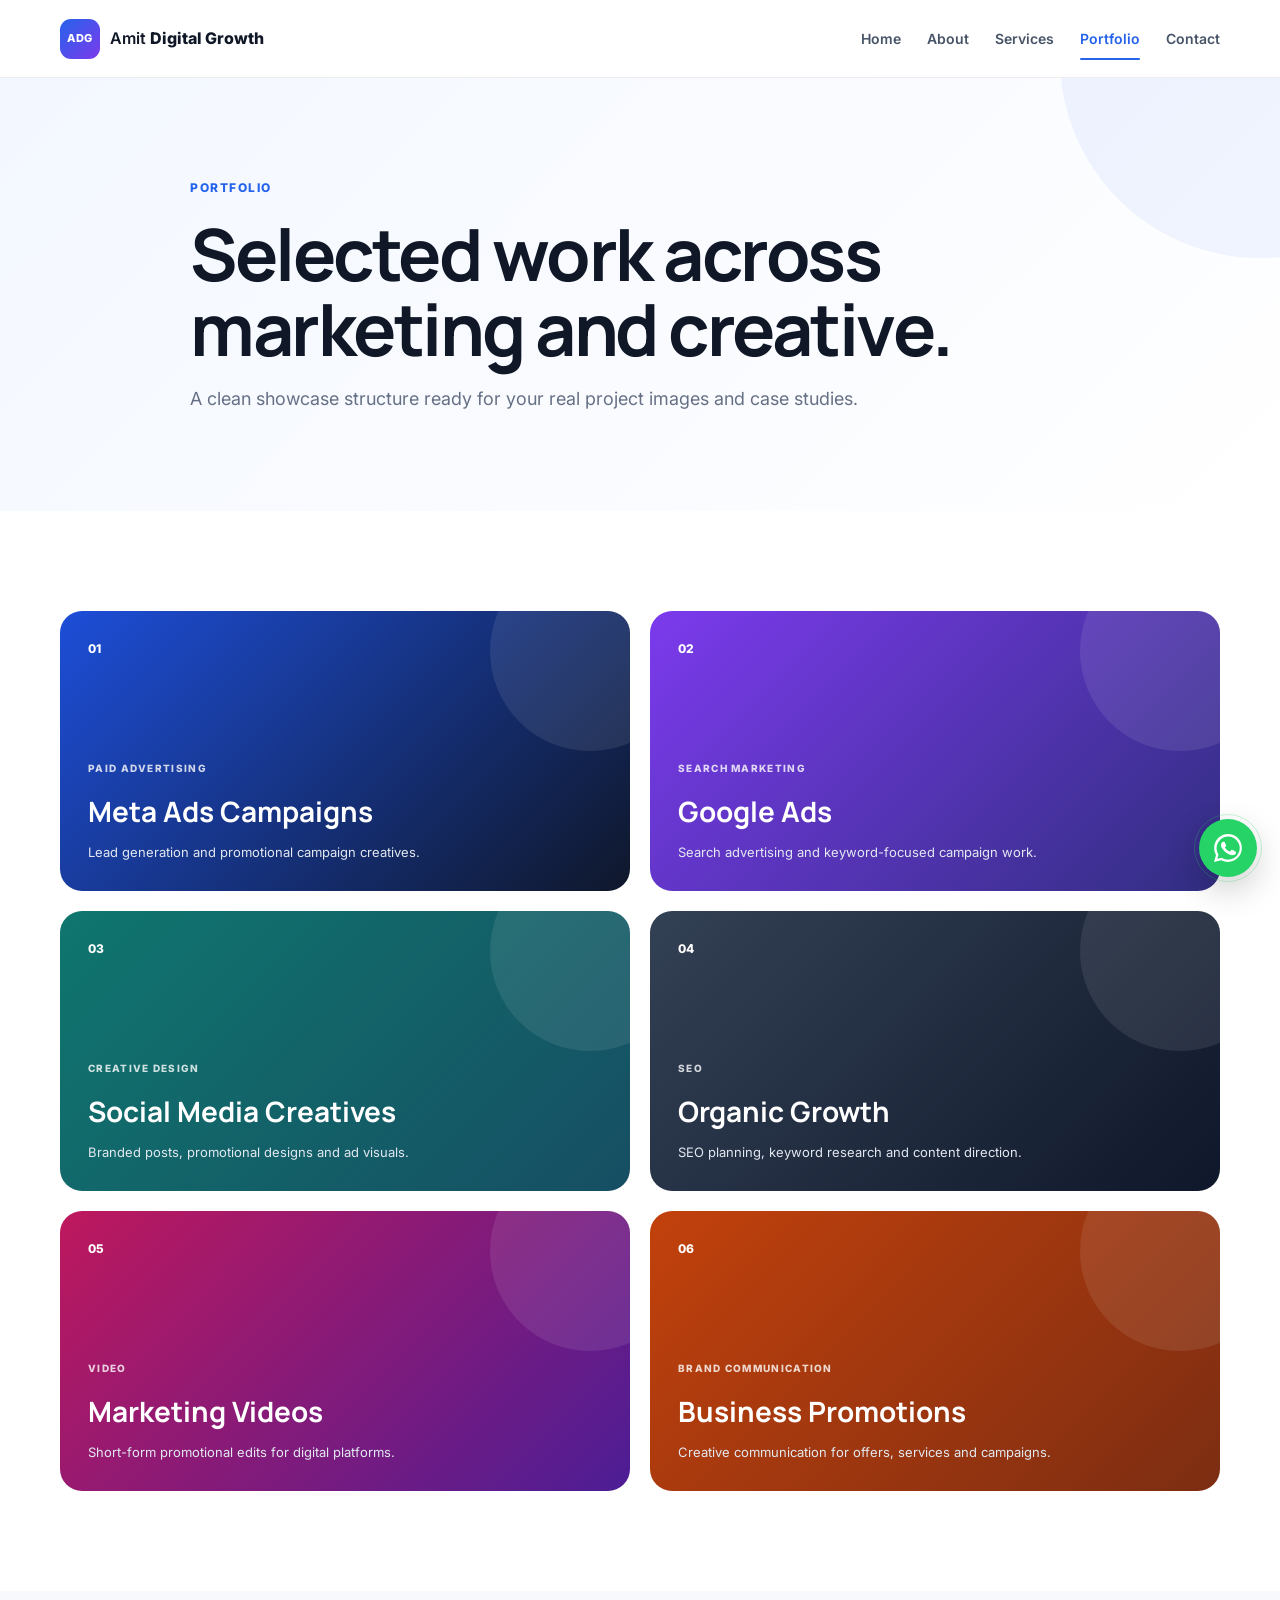
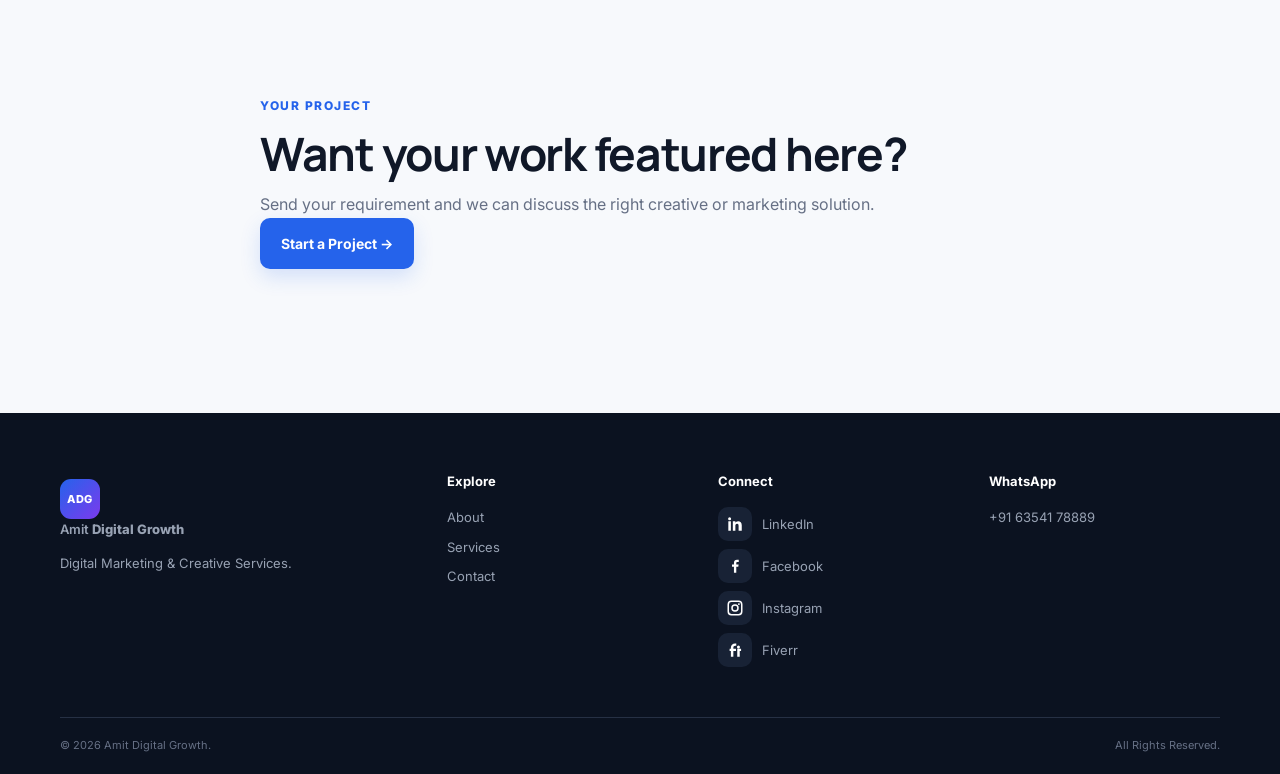
<file: portfolio.html>
<!DOCTYPE html>
<html lang="en">
<head><meta charset="UTF-8"><meta name="viewport" content="width=device-width, initial-scale=1.0"><title>Portfolio | Amit Digital Growth</title><meta name="description" content="Selected digital marketing, advertising and creative design work from Amit Digital Growth."><meta name="robots" content="index, follow"><link rel="stylesheet" href="assets/css/style.css"></head>
<body>
<header class="site-header"><div class="container nav-wrap"><a class="brand" href="index.html"><span class="brand-mark">ADG</span><span>Amit <b>Digital Growth</b></span></a><button class="menu-toggle">☰</button><nav class="main-nav"><a href="index.html">Home</a><a href="about.html">About</a><a href="services.html">Services</a><a class="active" href="portfolio.html">Portfolio</a><a href="contact.html">Contact</a></nav></div></header>
<main>
<section class="page-hero"><div class="container narrow"><span class="eyebrow">PORTFOLIO</span><h1>Selected work across marketing and creative.</h1><p>A clean showcase structure ready for your real project images and case studies.</p></div></section>
<section class="section"><div class="container portfolio-grid">
<article class="portfolio-card gradient-a"><span>01</span><div><small>PAID ADVERTISING</small><h3>Meta Ads Campaigns</h3><p>Lead generation and promotional campaign creatives.</p></div></article>
<article class="portfolio-card gradient-b"><span>02</span><div><small>SEARCH MARKETING</small><h3>Google Ads</h3><p>Search advertising and keyword-focused campaign work.</p></div></article>
<article class="portfolio-card gradient-c"><span>03</span><div><small>CREATIVE DESIGN</small><h3>Social Media Creatives</h3><p>Branded posts, promotional designs and ad visuals.</p></div></article>
<article class="portfolio-card gradient-d"><span>04</span><div><small>SEO</small><h3>Organic Growth</h3><p>SEO planning, keyword research and content direction.</p></div></article>
<article class="portfolio-card gradient-e"><span>05</span><div><small>VIDEO</small><h3>Marketing Videos</h3><p>Short-form promotional edits for digital platforms.</p></div></article>
<article class="portfolio-card gradient-f"><span>06</span><div><small>BRAND COMMUNICATION</small><h3>Business Promotions</h3><p>Creative communication for offers, services and campaigns.</p></div></article>
</div></section>
<section class="section light"><div class="container section-heading"><span class="eyebrow">YOUR PROJECT</span><h2>Want your work featured here?</h2><p>Send your requirement and we can discuss the right creative or marketing solution.</p><a class="btn btn-primary" href="contact.html">Start a Project →</a></div></section>
</main>
<footer class="footer"><div class="container footer-grid"><div><a class="brand footer-brand" href="index.html"><span class="brand-mark">ADG</span><span>Amit <b>Digital Growth</b></span></a><p>Digital Marketing & Creative Services.</p></div><div><h4>Explore</h4><a href="about.html">About</a><a href="services.html">Services</a><a href="contact.html">Contact</a></div><div><h4>Connect</h4>
<a class="social-link linkedin" href="https://www.linkedin.com/in/amit-chavda1512" target="_blank" rel="noopener"><span class="social-icon"><svg><use href="#icon-linkedin"/></svg></span><span>LinkedIn</span></a>
<a class="social-link facebook" href="https://www.facebook.com/amitchavda8889" target="_blank" rel="noopener"><span class="social-icon"><svg><use href="#icon-facebook"/></svg></span><span>Facebook</span></a>
<a class="social-link instagram" href="https://www.instagram.com/mr__amit__ahir" target="_blank" rel="noopener"><span class="social-icon"><svg><use href="#icon-instagram"/></svg></span><span>Instagram</span></a>
<a class="social-link fiverr" href="https://www.fiverr.com/sellers/amitchavda8889" target="_blank" rel="noopener"><span class="social-icon"><svg><use href="#icon-fiverr"/></svg></span><span>Fiverr</span></a>
</div><div><h4>WhatsApp</h4><a href="https://wa.me/916354178889" target="_blank">+91 63541 78889</a></div></div><div class="container footer-bottom"><span>© 2026 Amit Digital Growth.</span><span>All Rights Reserved.</span></div></footer>
<a class="floating-whatsapp" href="https://wa.me/916354178889?text=Hello%20Amit%2C%20I%20would%20like%20to%20enquire." target="_blank" aria-label="Chat on WhatsApp"><svg><use href="#icon-whatsapp"/></svg></a><script src="assets/js/script.js"></script>
<!-- Social icon SVG sprite -->
<svg xmlns="http://www.w3.org/2000/svg" style="position:absolute;width:0;height:0;overflow:hidden" aria-hidden="true">
  <symbol id="icon-linkedin" viewBox="0 0 24 24"><path d="M6.5 8.4H3.1V21h3.4V8.4ZM4.8 3A2 2 0 1 0 4.8 7a2 2 0 0 0 0-4ZM21 13.8c0-3.8-2-5.6-4.7-5.6-2.2 0-3.2 1.2-3.8 2v-1.8H9.1V21h3.4v-6.2c0-1.6.3-3.2 2.3-3.2 2 0 2 1.9 2 3.3V21H21v-7.2Z"/></symbol>
  <symbol id="icon-whatsapp" viewBox="0 0 24 24"><path d="M20.5 3.5A11.9 11.9 0 0 0 12 0C5.4 0 .1 5.4.1 12c0 2.1.6 4.2 1.6 6L0 24l6.2-1.6a12 12 0 0 0 5.8 1.5h.1c6.5 0 11.8-5.3 11.8-11.9 0-3.2-1.2-6.2-3.4-8.5ZM12.1 21.9c-1.8 0-3.6-.5-5.1-1.4l-.4-.2-3.7 1 1-3.6-.2-.4A9.9 9.9 0 1 1 12.1 22Zm5.5-7.4c-.3-.2-1.8-.9-2.1-1-.3-.1-.5-.2-.7.2-.2.3-.8 1-.9 1.2-.2.2-.3.2-.6.1-1.6-.8-2.7-1.4-3.8-3.2-.3-.5.3-.5.8-1.6.1-.3.1-.5 0-.7-.1-.2-.7-1.7-1-2.3-.3-.6-.5-.5-.7-.5h-.6c-.2 0-.6.1-.9.4-.3.3-1.1 1-1.1 2.5s1.1 2.9 1.3 3.1c.2.2 2.2 3.4 5.4 4.7.8.3 1.4.5 1.9.6.8.3 1.5.2 2.1.1.7-.1 1.8-.7 2-1.4.2-.7.2-1.3.1-1.4-.2-.2-.4-.3-.7-.4Z"/></symbol>
  <symbol id="icon-facebook" viewBox="0 0 24 24"><path d="M13.7 21v-8h2.7l.4-3h-3.1V8.1c0-.9.3-1.6 1.7-1.6H17V3.8c-.3 0-1.3-.1-2.4-.1-2.4 0-4 1.5-4 4.1V10H8v3h2.6v8h3.1Z"/></symbol>
  <symbol id="icon-instagram" viewBox="0 0 24 24"><path d="M7.3 2h9.4A5.3 5.3 0 0 1 22 7.3v9.4a5.3 5.3 0 0 1-5.3 5.3H7.3A5.3 5.3 0 0 1 2 16.7V7.3A5.3 5.3 0 0 1 7.3 2Zm0 2A3.3 3.3 0 0 0 4 7.3v9.4A3.3 3.3 0 0 0 7.3 20h9.4a3.3 3.3 0 0 0 3.3-3.3V7.3A3.3 3.3 0 0 0 16.7 4H7.3Zm9.9 1.5a1.3 1.3 0 1 1 0 2.6 1.3 1.3 0 0 1 0-2.6ZM12 7a5 5 0 1 1 0 10 5 5 0 0 1 0-10Zm0 2a3 3 0 1 0 0 6 3 3 0 0 0 0-6Z"/></symbol>
  <symbol id="icon-fiverr" viewBox="0 0 24 24"><path d="M12.2 3.2c-3.5 0-5.7 2.2-5.7 5.7v1.3H4.8v3h1.7V21h3.3v-7.8h3.5v-3H9.8V9c0-1.7.8-2.7 2.5-2.7h1.4v-3h-1.5ZM15 10.2V21h3.3v-7.8h1.8v-3H15Zm1.6-4.1a2 2 0 1 0 0 4 2 2 0 0 0 0-4Z"/></symbol>
  <symbol id="icon-arrow" viewBox="0 0 24 24"><path d="M5 12h13m-5-5 5 5-5 5"/></symbol>
  <symbol id="icon-check" viewBox="0 0 24 24"><path d="m5 12 4 4L19 6"/></symbol>
  <symbol id="icon-chart" viewBox="0 0 24 24"><path d="M4 19V5m0 14h17M8 15l3-4 3 2 5-7"/></symbol>
</svg>
</body></html>
</file>
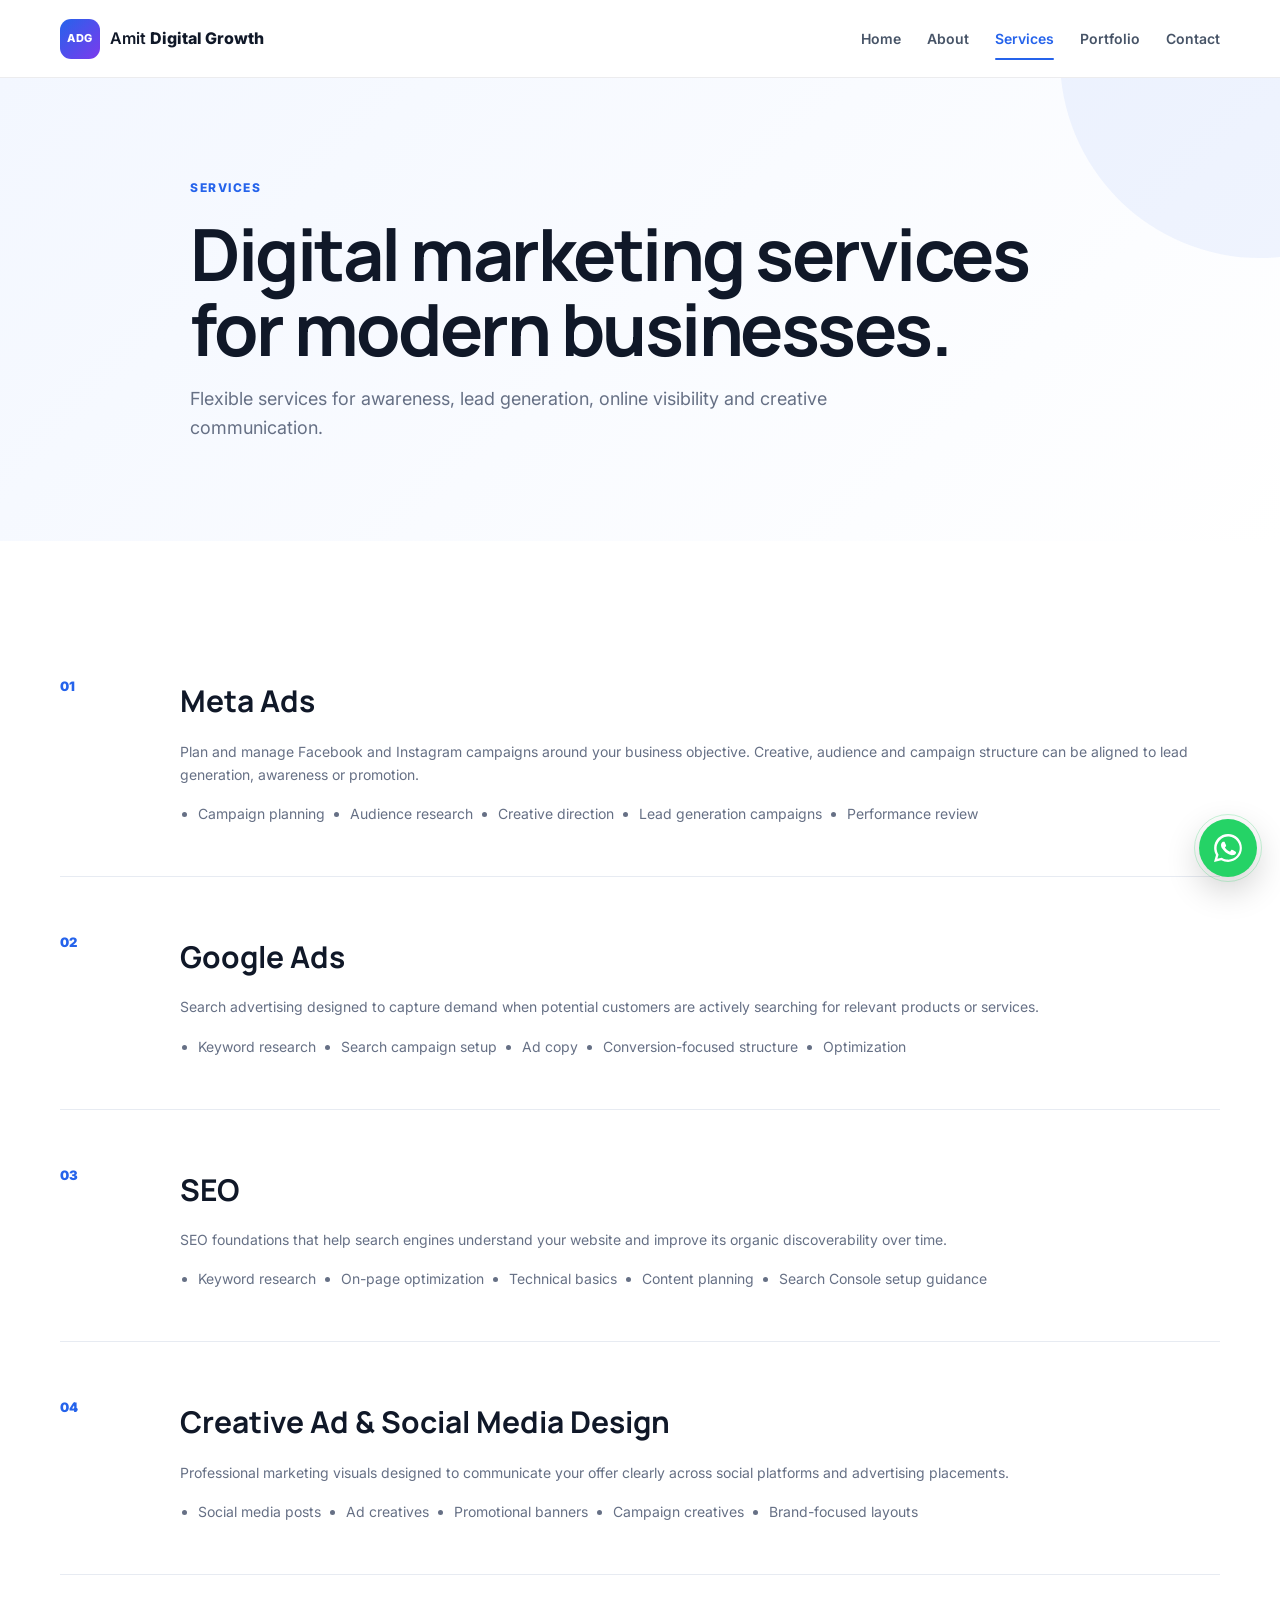
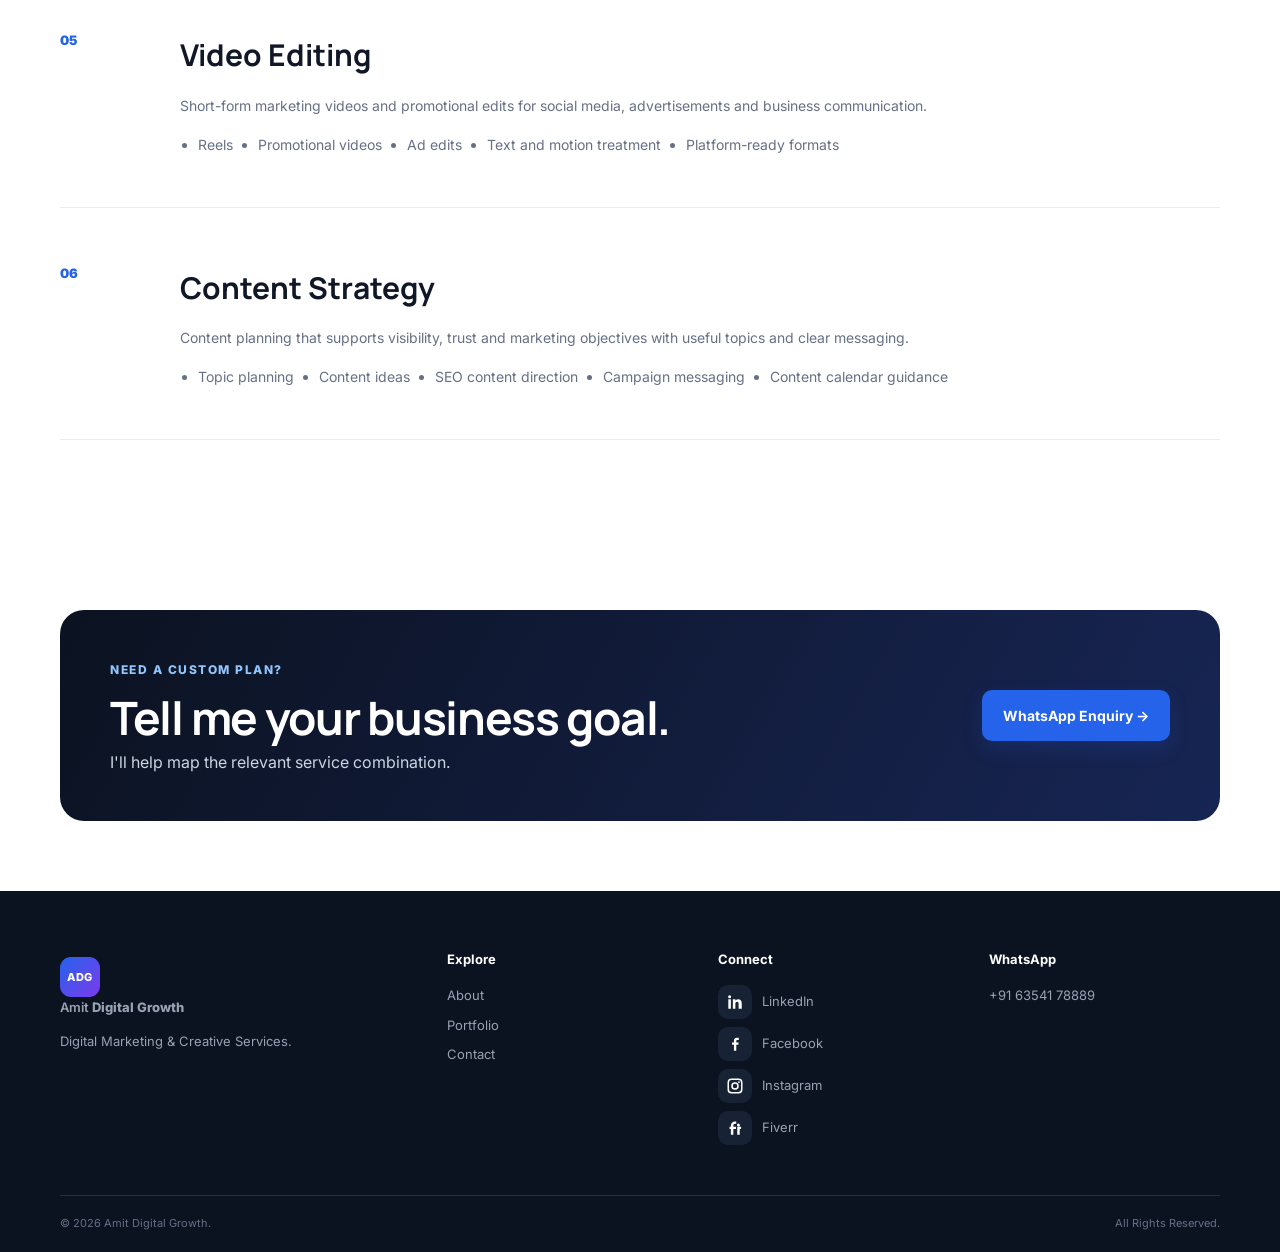
<file: services.html>
<!DOCTYPE html>
<html lang="en">
<head><meta charset="UTF-8"><meta name="viewport" content="width=device-width, initial-scale=1.0"><title>Services | Amit Digital Growth</title><meta name="description" content="Meta Ads, Google Ads, SEO, creative design, video editing and content strategy services by Amit Digital Growth."><meta name="robots" content="index, follow"><link rel="stylesheet" href="assets/css/style.css"></head>
<body>
<header class="site-header"><div class="container nav-wrap"><a class="brand" href="index.html"><span class="brand-mark">ADG</span><span>Amit <b>Digital Growth</b></span></a><button class="menu-toggle">☰</button><nav class="main-nav"><a href="index.html">Home</a><a href="about.html">About</a><a class="active" href="services.html">Services</a><a href="portfolio.html">Portfolio</a><a href="contact.html">Contact</a></nav></div></header>
<main>
<section class="page-hero"><div class="container narrow"><span class="eyebrow">SERVICES</span><h1>Digital marketing services for modern businesses.</h1><p>Flexible services for awareness, lead generation, online visibility and creative communication.</p></div></section>
<section class="section"><div class="container detailed-services">
<article id="meta-ads"><div class="service-number">01</div><div><h2>Meta Ads</h2><p>Plan and manage Facebook and Instagram campaigns around your business objective. Creative, audience and campaign structure can be aligned to lead generation, awareness or promotion.</p><ul><li>Campaign planning</li><li>Audience research</li><li>Creative direction</li><li>Lead generation campaigns</li><li>Performance review</li></ul></div></article>
<article id="google-ads"><div class="service-number">02</div><div><h2>Google Ads</h2><p>Search advertising designed to capture demand when potential customers are actively searching for relevant products or services.</p><ul><li>Keyword research</li><li>Search campaign setup</li><li>Ad copy</li><li>Conversion-focused structure</li><li>Optimization</li></ul></div></article>
<article id="seo"><div class="service-number">03</div><div><h2>SEO</h2><p>SEO foundations that help search engines understand your website and improve its organic discoverability over time.</p><ul><li>Keyword research</li><li>On-page optimization</li><li>Technical basics</li><li>Content planning</li><li>Search Console setup guidance</li></ul></div></article>
<article id="creative"><div class="service-number">04</div><div><h2>Creative Ad & Social Media Design</h2><p>Professional marketing visuals designed to communicate your offer clearly across social platforms and advertising placements.</p><ul><li>Social media posts</li><li>Ad creatives</li><li>Promotional banners</li><li>Campaign creatives</li><li>Brand-focused layouts</li></ul></div></article>
<article id="video"><div class="service-number">05</div><div><h2>Video Editing</h2><p>Short-form marketing videos and promotional edits for social media, advertisements and business communication.</p><ul><li>Reels</li><li>Promotional videos</li><li>Ad edits</li><li>Text and motion treatment</li><li>Platform-ready formats</li></ul></div></article>
<article id="content"><div class="service-number">06</div><div><h2>Content Strategy</h2><p>Content planning that supports visibility, trust and marketing objectives with useful topics and clear messaging.</p><ul><li>Topic planning</li><li>Content ideas</li><li>SEO content direction</li><li>Campaign messaging</li><li>Content calendar guidance</li></ul></div></article>
</div></section>
<section class="cta-section"><div class="container cta-box"><div><span class="eyebrow">NEED A CUSTOM PLAN?</span><h2>Tell me your business goal.</h2><p>I'll help map the relevant service combination.</p></div><a class="btn btn-primary" href="https://wa.me/916354178889?text=Hello%20Amit%2C%20I%20want%20to%20discuss%20a%20digital%20marketing%20project." target="_blank">WhatsApp Enquiry →</a></div></section>
</main>
<footer class="footer"><div class="container footer-grid"><div><a class="brand footer-brand" href="index.html"><span class="brand-mark">ADG</span><span>Amit <b>Digital Growth</b></span></a><p>Digital Marketing & Creative Services.</p></div><div><h4>Explore</h4><a href="about.html">About</a><a href="portfolio.html">Portfolio</a><a href="contact.html">Contact</a></div><div><h4>Connect</h4>
<a class="social-link linkedin" href="https://www.linkedin.com/in/amit-chavda1512" target="_blank" rel="noopener"><span class="social-icon"><svg><use href="#icon-linkedin"/></svg></span><span>LinkedIn</span></a>
<a class="social-link facebook" href="https://www.facebook.com/amitchavda8889" target="_blank" rel="noopener"><span class="social-icon"><svg><use href="#icon-facebook"/></svg></span><span>Facebook</span></a>
<a class="social-link instagram" href="https://www.instagram.com/mr__amit__ahir" target="_blank" rel="noopener"><span class="social-icon"><svg><use href="#icon-instagram"/></svg></span><span>Instagram</span></a>
<a class="social-link fiverr" href="https://www.fiverr.com/sellers/amitchavda8889" target="_blank" rel="noopener"><span class="social-icon"><svg><use href="#icon-fiverr"/></svg></span><span>Fiverr</span></a>
</div><div><h4>WhatsApp</h4><a href="https://wa.me/916354178889" target="_blank">+91 63541 78889</a></div></div><div class="container footer-bottom"><span>© 2026 Amit Digital Growth.</span><span>All Rights Reserved.</span></div></footer>
<a class="floating-whatsapp" href="https://wa.me/916354178889?text=Hello%20Amit%2C%20I%20would%20like%20to%20enquire." target="_blank" aria-label="Chat on WhatsApp"><svg><use href="#icon-whatsapp"/></svg></a><script src="assets/js/script.js"></script>
<!-- Social icon SVG sprite -->
<svg xmlns="http://www.w3.org/2000/svg" style="position:absolute;width:0;height:0;overflow:hidden" aria-hidden="true">
  <symbol id="icon-linkedin" viewBox="0 0 24 24"><path d="M6.5 8.4H3.1V21h3.4V8.4ZM4.8 3A2 2 0 1 0 4.8 7a2 2 0 0 0 0-4ZM21 13.8c0-3.8-2-5.6-4.7-5.6-2.2 0-3.2 1.2-3.8 2v-1.8H9.1V21h3.4v-6.2c0-1.6.3-3.2 2.3-3.2 2 0 2 1.9 2 3.3V21H21v-7.2Z"/></symbol>
  <symbol id="icon-whatsapp" viewBox="0 0 24 24"><path d="M20.5 3.5A11.9 11.9 0 0 0 12 0C5.4 0 .1 5.4.1 12c0 2.1.6 4.2 1.6 6L0 24l6.2-1.6a12 12 0 0 0 5.8 1.5h.1c6.5 0 11.8-5.3 11.8-11.9 0-3.2-1.2-6.2-3.4-8.5ZM12.1 21.9c-1.8 0-3.6-.5-5.1-1.4l-.4-.2-3.7 1 1-3.6-.2-.4A9.9 9.9 0 1 1 12.1 22Zm5.5-7.4c-.3-.2-1.8-.9-2.1-1-.3-.1-.5-.2-.7.2-.2.3-.8 1-.9 1.2-.2.2-.3.2-.6.1-1.6-.8-2.7-1.4-3.8-3.2-.3-.5.3-.5.8-1.6.1-.3.1-.5 0-.7-.1-.2-.7-1.7-1-2.3-.3-.6-.5-.5-.7-.5h-.6c-.2 0-.6.1-.9.4-.3.3-1.1 1-1.1 2.5s1.1 2.9 1.3 3.1c.2.2 2.2 3.4 5.4 4.7.8.3 1.4.5 1.9.6.8.3 1.5.2 2.1.1.7-.1 1.8-.7 2-1.4.2-.7.2-1.3.1-1.4-.2-.2-.4-.3-.7-.4Z"/></symbol>
  <symbol id="icon-facebook" viewBox="0 0 24 24"><path d="M13.7 21v-8h2.7l.4-3h-3.1V8.1c0-.9.3-1.6 1.7-1.6H17V3.8c-.3 0-1.3-.1-2.4-.1-2.4 0-4 1.5-4 4.1V10H8v3h2.6v8h3.1Z"/></symbol>
  <symbol id="icon-instagram" viewBox="0 0 24 24"><path d="M7.3 2h9.4A5.3 5.3 0 0 1 22 7.3v9.4a5.3 5.3 0 0 1-5.3 5.3H7.3A5.3 5.3 0 0 1 2 16.7V7.3A5.3 5.3 0 0 1 7.3 2Zm0 2A3.3 3.3 0 0 0 4 7.3v9.4A3.3 3.3 0 0 0 7.3 20h9.4a3.3 3.3 0 0 0 3.3-3.3V7.3A3.3 3.3 0 0 0 16.7 4H7.3Zm9.9 1.5a1.3 1.3 0 1 1 0 2.6 1.3 1.3 0 0 1 0-2.6ZM12 7a5 5 0 1 1 0 10 5 5 0 0 1 0-10Zm0 2a3 3 0 1 0 0 6 3 3 0 0 0 0-6Z"/></symbol>
  <symbol id="icon-fiverr" viewBox="0 0 24 24"><path d="M12.2 3.2c-3.5 0-5.7 2.2-5.7 5.7v1.3H4.8v3h1.7V21h3.3v-7.8h3.5v-3H9.8V9c0-1.7.8-2.7 2.5-2.7h1.4v-3h-1.5ZM15 10.2V21h3.3v-7.8h1.8v-3H15Zm1.6-4.1a2 2 0 1 0 0 4 2 2 0 0 0 0-4Z"/></symbol>
  <symbol id="icon-arrow" viewBox="0 0 24 24"><path d="M5 12h13m-5-5 5 5-5 5"/></symbol>
  <symbol id="icon-check" viewBox="0 0 24 24"><path d="m5 12 4 4L19 6"/></symbol>
  <symbol id="icon-chart" viewBox="0 0 24 24"><path d="M4 19V5m0 14h17M8 15l3-4 3 2 5-7"/></symbol>
</svg>
</body></html>
</file>
<file: assets/css/style.css>
@import url('https://fonts.googleapis.com/css2?family=Inter:wght@400;500;600;700;800&family=Manrope:wght@600;700;800&display=swap');
:root{--ink:#101828;--muted:#667085;--line:#e7ebf2;--blue:#2563eb;--blue2:#1d4ed8;--soft:#f5f8ff;--dark:#0b1220;--green:#16a34a}
*{box-sizing:border-box}html{scroll-behavior:smooth}body{margin:0;font-family:Inter,Arial,sans-serif;color:var(--ink);line-height:1.65;background:#fff}a{color:inherit}img{max-width:100%}.container{width:min(1160px,92%);margin:auto}.site-header{position:sticky;top:0;z-index:100;background:rgba(255,255,255,.94);backdrop-filter:blur(14px);border-bottom:1px solid rgba(16,24,40,.08)}.nav-wrap{min-height:76px;display:flex;align-items:center;justify-content:space-between;gap:25px}.brand{display:inline-flex;align-items:center;gap:10px;text-decoration:none;font-weight:600;white-space:nowrap}.brand b{font-weight:800}.brand-mark{width:40px;height:40px;display:grid;place-items:center;border-radius:11px;background:linear-gradient(135deg,#2563eb,#7c3aed);color:#fff;font-size:11px;font-weight:800;letter-spacing:.5px}.main-nav{display:flex;gap:26px;align-items:center}.main-nav a{text-decoration:none;color:#475467;font-size:14px;font-weight:600;padding:27px 0;position:relative}.main-nav a:hover,.main-nav a.active{color:var(--blue)}.main-nav a.active:after{content:"";position:absolute;left:0;right:0;bottom:17px;height:2px;background:var(--blue);border-radius:2px}.menu-toggle{display:none;border:0;background:transparent;font-size:25px;cursor:pointer}.hero{position:relative;overflow:hidden;padding:105px 0 90px;background:radial-gradient(circle at 80% 20%,#e7efff 0,#f8faff 32%,#fff 68%)}.hero-grid{display:grid;grid-template-columns:1.08fr .92fr;gap:70px;align-items:center}.eyebrow{display:inline-block;color:var(--blue);font-size:12px;font-weight:800;letter-spacing:1.5px}.hero h1,.page-hero h1{font-family:Manrope,Inter,sans-serif;font-size:clamp(44px,6vw,72px);line-height:1.03;letter-spacing:-2.5px;margin:18px 0}.hero h1 span{color:var(--blue)}.hero-text{max-width:670px;font-size:18px;color:var(--muted);margin:0}.hero-actions{display:flex;gap:13px;flex-wrap:wrap;margin:31px 0}.btn{display:inline-flex;align-items:center;justify-content:center;gap:8px;border-radius:10px;padding:13px 20px;font-size:14px;font-weight:700;text-decoration:none;border:1px solid transparent;cursor:pointer}.btn-primary{background:var(--blue);color:#fff;box-shadow:0 8px 20px #2563eb2b}.btn-primary:hover{background:var(--blue2);transform:translateY(-1px)}.btn-ghost{background:#fff;border-color:#d6dce7;color:var(--ink)}.trust-row{display:flex;gap:15px;flex-wrap:wrap;color:#667085;font-size:12px;font-weight:600}.hero-visual{position:relative}.dashboard-card{padding:28px;border:1px solid #e2e7f0;background:rgba(255,255,255,.88);border-radius:24px;box-shadow:0 25px 70px #182b5a14}.dash-top{display:flex;justify-content:space-between;font-size:12px;color:#667085;font-weight:700}.live-dot{color:#16a34a}.metric-main{padding:38px 0 24px}.metric-main small{display:block;color:#98a2b3;font-size:12px}.metric-main strong{font-family:Manrope;font-size:28px;display:block;margin-top:5px}.mini-chart{height:150px;display:flex;align-items:end;gap:9px;padding:15px 0;border-bottom:1px solid var(--line)}.mini-chart i{flex:1;border-radius:7px 7px 2px 2px;background:linear-gradient(to top,#2563eb,#93c5fd);height:35%}.mini-chart i:nth-child(2){height:52%}.mini-chart i:nth-child(3){height:45%}.mini-chart i:nth-child(4){height:70%}.mini-chart i:nth-child(5){height:58%}.mini-chart i:nth-child(6){height:82%}.mini-chart i:nth-child(7){height:67%}.mini-chart i:nth-child(8){height:92%}.mini-chart i:nth-child(9){height:100%}.metric-grid{display:grid;grid-template-columns:repeat(2,1fr);gap:12px;margin-top:18px}.metric-grid div{padding:13px;border-radius:11px;background:#f7f9fc}.metric-grid small{display:block;color:#98a2b3}.metric-grid b{font-size:14px}.stats-strip{border-top:1px solid var(--line);border-bottom:1px solid var(--line);background:#fff}.stats-grid{display:grid;grid-template-columns:repeat(4,1fr)}.stats-grid div{padding:24px 18px;border-right:1px solid var(--line)}.stats-grid div:last-child{border:0}.stats-grid strong,.stats-grid span{display:block}.stats-grid strong{font-size:15px}.stats-grid span{font-size:12px;color:#98a2b3;margin-top:2px}.section{padding:100px 0}.section.light{background:#f7f9fc}.section-heading{max-width:760px;margin-bottom:44px}.section-heading h2,.split-section h2,.cta-box h2,.about-layout h2,.contact-info h2{font-family:Manrope,Inter,sans-serif;font-size:clamp(32px,4vw,46px);line-height:1.12;letter-spacing:-1.3px;margin:10px 0 12px}.section-heading p,.about-panel p{color:var(--muted);margin:0}.service-grid{display:grid;grid-template-columns:repeat(3,1fr);gap:20px}.service-card{padding:28px;border:1px solid var(--line);border-radius:17px;background:#fff;transition:.25s;box-shadow:0 8px 30px #10182805}.service-card:hover{transform:translateY(-5px);box-shadow:0 18px 45px #10182810}.service-icon{width:43px;height:43px;display:grid;place-items:center;border-radius:12px;background:#eef4ff;color:var(--blue);font-size:22px;margin-bottom:22px}.service-card h3{font-size:18px;margin:0 0 8px}.service-card p{color:var(--muted);font-size:14px;margin:0 0 16px}.service-card a,.text-link{color:var(--blue);text-decoration:none;font-size:13px;font-weight:800}.split-section{background:#fbfcff}.split-grid{display:grid;grid-template-columns:1fr 1fr;gap:80px;align-items:start}.feature-list{border-top:1px solid var(--line)}.feature-list>div{display:grid;grid-template-columns:55px 1fr;gap:15px;padding:21px 0;border-bottom:1px solid var(--line)}.feature-list span{color:#98a2b3;font-weight:800}.feature-list h3{margin:0 0 4px;font-size:16px}.feature-list p{margin:0;color:var(--muted);font-size:13px}.cta-section{padding:70px 0}.cta-box{display:flex;align-items:center;justify-content:space-between;gap:30px;padding:45px 50px;border-radius:24px;background:linear-gradient(120deg,#0b1220,#172554);color:#fff}.cta-box h2{margin-bottom:6px}.cta-box p{margin:0;color:#cbd5e1}.cta-box .eyebrow{color:#93c5fd}.footer{background:var(--dark);color:#fff;padding:58px 0 20px}.footer-grid{display:grid;grid-template-columns:1.5fr 1fr 1fr 1fr;gap:40px}.footer-brand{color:#fff}.footer p{color:#98a2b3;font-size:13px}.footer h4{margin:0 0 15px;font-size:13px;color:#fff}.footer-grid>a,.footer-grid div>a{display:block;text-decoration:none;color:#98a2b3;font-size:13px;margin:8px 0}.footer-grid div>a:hover{color:#fff}.footer-bottom{border-top:1px solid #263044;margin-top:42px;padding-top:18px;display:flex;justify-content:space-between;color:#667085;font-size:11px}.floating-whatsapp{position:fixed;right:23px;bottom:23px;width:58px;height:58px;border-radius:50%;display:grid;place-items:center;background:#22c55e;color:#fff;text-decoration:none;font-size:25px;box-shadow:0 12px 35px #0003;z-index:90}.floating-whatsapp:hover{transform:scale(1.06)}.page-hero{padding:95px 0 80px;background:linear-gradient(135deg,#f3f7ff,#fff)}.narrow{max-width:900px}.page-hero h1{max-width:850px}.page-hero p{max-width:730px;color:var(--muted);font-size:18px}.about-layout{display:grid;grid-template-columns:1.35fr .65fr;gap:80px;align-items:start}.profile-card{padding:32px;border:1px solid var(--line);border-radius:20px;box-shadow:0 20px 60px #1018280a}.profile-initial{width:80px;height:80px;border-radius:20px;display:grid;place-items:center;background:linear-gradient(135deg,#2563eb,#7c3aed);color:#fff;font-weight:900;letter-spacing:1px}.profile-card h3{font-size:23px;margin:20px 0 3px}.profile-card p{color:var(--muted);margin:0}.profile-tags{display:flex;flex-wrap:wrap;gap:7px;margin-top:20px}.profile-tags span{font-size:11px;font-weight:700;padding:7px 10px;border-radius:99px;background:#f1f5f9}.principle-grid{display:grid;grid-template-columns:repeat(3,1fr);gap:20px}.principle-grid article{padding:28px;border:1px solid var(--line);border-radius:16px;background:#fff}.principle-grid b{color:var(--blue)}.principle-grid h3{font-size:18px;margin:16px 0 7px}.principle-grid p{color:var(--muted);font-size:14px}.detailed-services{display:grid;gap:20px}.detailed-services article{display:grid;grid-template-columns:90px 1fr;gap:30px;padding:35px 0;border-bottom:1px solid var(--line)}.service-number{font-size:13px;font-weight:900;color:var(--blue)}.detailed-services h2{font-family:Manrope;font-size:30px;margin:0 0 10px}.detailed-services p,.detailed-services li{color:var(--muted);font-size:14px}.detailed-services ul{display:flex;flex-wrap:wrap;gap:8px 25px;padding-left:18px}.portfolio-grid{display:grid;grid-template-columns:repeat(2,1fr);gap:20px}.portfolio-card{min-height:280px;border-radius:22px;padding:28px;display:flex;flex-direction:column;justify-content:space-between;color:#fff;overflow:hidden;position:relative}.portfolio-card:after{content:"";position:absolute;width:200px;height:200px;border-radius:50%;right:-60px;top:-60px;background:#ffffff16}.portfolio-card span{font-size:12px;font-weight:800}.portfolio-card div{position:relative;z-index:2}.portfolio-card small{font-size:10px;letter-spacing:1.3px;font-weight:800;opacity:.8}.portfolio-card h3{font-family:Manrope;font-size:28px;margin:8px 0}.portfolio-card p{margin:0;color:#e2e8f0;font-size:13px}.gradient-a{background:linear-gradient(135deg,#1d4ed8,#0f172a)}.gradient-b{background:linear-gradient(135deg,#7c3aed,#312e81)}.gradient-c{background:linear-gradient(135deg,#0f766e,#164e63)}.gradient-d{background:linear-gradient(135deg,#334155,#0f172a)}.gradient-e{background:linear-gradient(135deg,#be185d,#4c1d95)}.gradient-f{background:linear-gradient(135deg,#c2410c,#7c2d12)}.contact-grid{display:grid;grid-template-columns:.8fr 1.2fr;gap:70px}.contact-card{display:flex;flex-direction:column;padding:18px 20px;border:1px solid var(--line);border-radius:14px;text-decoration:none;margin:13px 0;background:#fff}.contact-card b{font-size:15px}.contact-card span{font-size:13px;color:#475467;margin-top:2px}.contact-card small{font-size:11px;color:var(--blue);font-weight:800;margin-top:5px}.social-row{display:flex;gap:10px;margin-top:20px}.social-row a{width:42px;height:42px;border-radius:11px;background:#101828;color:#fff;text-decoration:none;display:grid;place-items:center;font-weight:800}.form-panel{padding:35px;border:1px solid var(--line);border-radius:20px;box-shadow:0 20px 60px #1018280b}.form-panel h2{font-family:Manrope;font-size:28px;margin:0 0 6px}.form-note{font-size:12px;color:#98a2b3;margin:0 0 22px}.form-panel form{display:grid;gap:15px}.form-panel label{font-size:12px;font-weight:700}.form-panel input,.form-panel select,.form-panel textarea{display:block;width:100%;margin-top:6px;padding:13px 14px;border:1px solid #d8dee8;border-radius:9px;background:#fff;font:inherit;outline:none}.form-panel input:focus,.form-panel select:focus,.form-panel textarea:focus{border-color:#7aa2ff;box-shadow:0 0 0 3px #2563eb12}.form-status{font-size:12px;color:var(--blue);margin:0}.reveal{animation:rise .7s ease both}@keyframes rise{from{opacity:0;transform:translateY(15px)}to{opacity:1;transform:none}}@media(max-width:900px){.hero-grid,.split-grid,.about-layout,.contact-grid{grid-template-columns:1fr}.service-grid{grid-template-columns:repeat(2,1fr)}.footer-grid{grid-template-columns:repeat(2,1fr)}.stats-grid{grid-template-columns:repeat(2,1fr)}.stats-grid div:nth-child(2){border-right:0}.hero{padding-top:75px}.hero-visual{max-width:650px}.cta-box{align-items:flex-start;flex-direction:column}.portfolio-grid{grid-template-columns:1fr}}@media(max-width:650px){.nav-wrap{min-height:68px}.menu-toggle{display:block}.main-nav{display:none;position:absolute;left:4%;right:4%;top:68px;background:#fff;border:1px solid var(--line);border-radius:13px;padding:10px;box-shadow:0 15px 35px #0001;flex-direction:column;align-items:stretch;gap:0}.main-nav.open{display:flex}.main-nav a{padding:11px 12px}.main-nav a.active:after{display:none}.hero h1,.page-hero h1{letter-spacing:-1.5px}.service-grid,.principle-grid{grid-template-columns:1fr}.stats-grid{grid-template-columns:1fr 1fr}.stats-grid div{border-right:1px solid var(--line)}.stats-grid div:nth-child(even){border-right:0}.detailed-services article{grid-template-columns:1fr;gap:8px}.footer-grid{grid-template-columns:1fr}.footer-bottom{flex-direction:column;gap:7px}.cta-box{padding:32px 25px}.form-panel{padding:25px}.floating-whatsapp{right:16px;bottom:16px}.metric-main strong{font-size:22px}.hero{padding-bottom:65px}}
/* Advanced UI polish */
.inline-icon{width:17px;height:17px;fill:none;stroke:currentColor;stroke-width:2;stroke-linecap:round;stroke-linejoin:round}.social-link{display:flex!important;align-items:center;gap:10px}.social-icon{width:34px;height:34px;border-radius:10px;display:grid;place-items:center;background:#182235;color:#fff;transition:.2s}.social-icon svg,.social-row svg{width:18px;height:18px;fill:currentColor}.social-link:hover .social-icon{transform:translateY(-2px);background:#2563eb}.social-link.linkedin:hover .social-icon{background:#0a66c2}.social-link.facebook:hover .social-icon{background:#1877f2}.social-link.instagram:hover .social-icon{background:linear-gradient(135deg,#f58529,#dd2a7b,#8134af)}.social-link.fiverr:hover .social-icon{background:#1dbf73}.social-row a{transition:.2s}.social-row a:hover{transform:translateY(-3px)}.social-row .linkedin:hover{background:#0a66c2}.social-row .facebook:hover{background:#1877f2}.social-row .instagram:hover{background:linear-gradient(135deg,#f58529,#dd2a7b,#8134af)}.social-row .fiverr:hover{background:#1dbf73}.floating-whatsapp{background:#25d366}.floating-whatsapp::after{content:"";position:absolute;inset:-5px;border:1px solid #25d366;border-radius:50%;opacity:.25;animation:pulse 2.2s infinite}.floating-whatsapp{position:fixed}.floating-whatsapp svg{width:28px;height:28px;fill:#fff;position:relative;z-index:2}@keyframes pulse{0%,100%{transform:scale(1);opacity:.25}50%{transform:scale(1.12);opacity:.05}}
.hero:before{content:"";position:absolute;inset:0;background-image:linear-gradient(#2563eb08 1px,transparent 1px),linear-gradient(90deg,#2563eb08 1px,transparent 1px);background-size:48px 48px;mask-image:linear-gradient(to bottom,#000,transparent 75%);pointer-events:none}.hero-copy,.hero-visual{position:relative;z-index:2}.service-card{position:relative;overflow:hidden}.service-card:before{content:"";position:absolute;left:0;top:0;width:100%;height:3px;background:linear-gradient(90deg,#2563eb,#7c3aed);transform:scaleX(0);transform-origin:left;transition:.3s}.service-card:hover:before{transform:scaleX(1)}.dashboard-card{position:relative;overflow:hidden}.dashboard-card:before{content:"";position:absolute;width:220px;height:220px;right:-100px;top:-110px;border-radius:50%;background:#2563eb10}.page-hero{position:relative;overflow:hidden}.page-hero:after{content:"";position:absolute;width:400px;height:400px;border-radius:50%;right:-180px;top:-220px;background:#2563eb10}.page-hero .container{position:relative;z-index:2}

.social-showcase{padding:75px 0;border-top:1px solid var(--line);background:#fff}.social-showcase-inner{display:flex;align-items:center;justify-content:space-between;gap:35px}.social-showcase h2{font-family:Manrope;font-size:34px;line-height:1.15;margin:8px 0}.social-showcase p{margin:0;color:var(--muted);font-size:14px}.social-showcase-icons{display:flex;gap:10px;flex-wrap:wrap;justify-content:flex-end}.social-showcase-icons a{display:flex;align-items:center;gap:8px;text-decoration:none;padding:10px 12px;border:1px solid var(--line);border-radius:12px;background:#fff;transition:.2s}.social-showcase-icons a span{width:32px;height:32px;border-radius:9px;background:#101828;color:#fff;display:grid;place-items:center}.social-showcase-icons svg{width:16px;height:16px;fill:currentColor}.social-showcase-icons a:hover{transform:translateY(-3px);box-shadow:0 12px 30px #10182812}.social-showcase-icons .linkedin:hover span{background:#0a66c2}.social-showcase-icons .facebook:hover span{background:#1877f2}.social-showcase-icons .instagram:hover span{background:linear-gradient(135deg,#f58529,#dd2a7b,#8134af)}.social-showcase-icons .fiverr:hover span{background:#1dbf73}.social-showcase-icons .whatsapp:hover span{background:#25d366}@media(max-width:900px){.social-showcase-inner{align-items:flex-start;flex-direction:column}.social-showcase-icons{justify-content:flex-start}}
</file>
